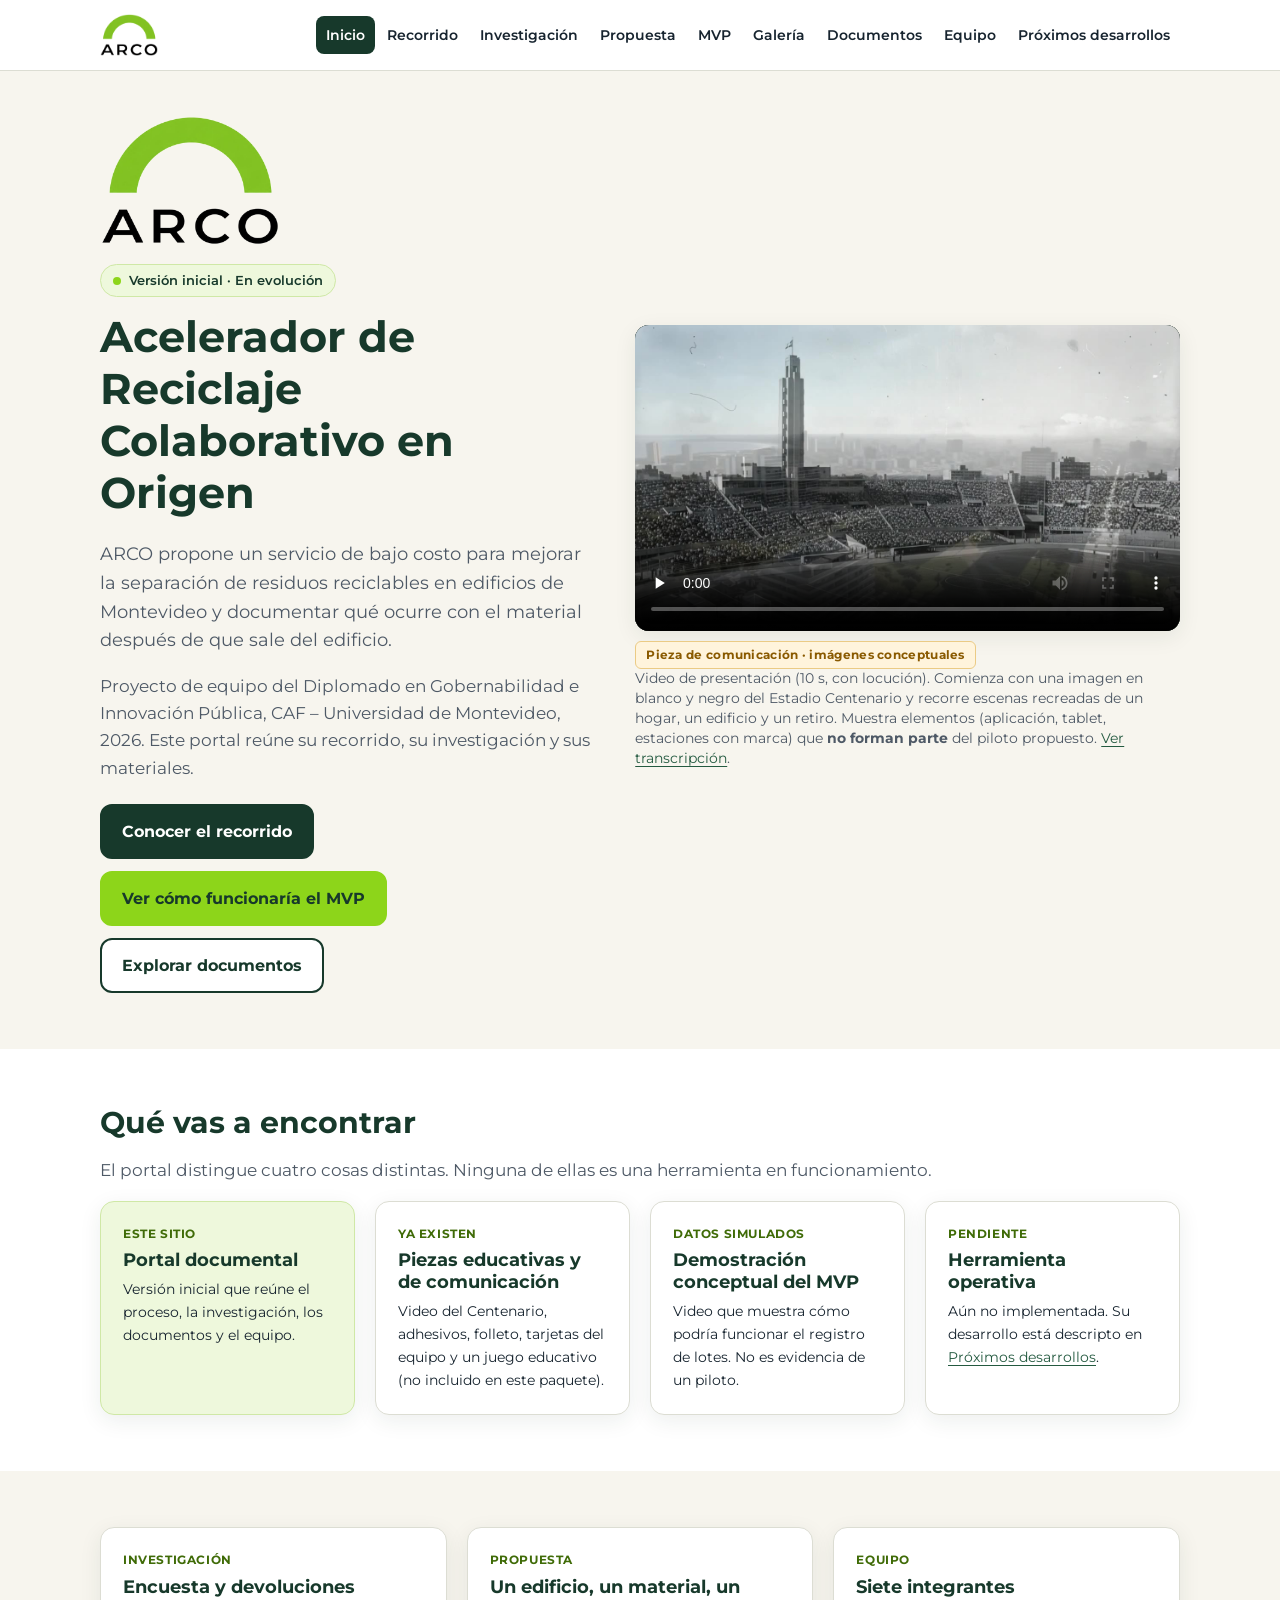
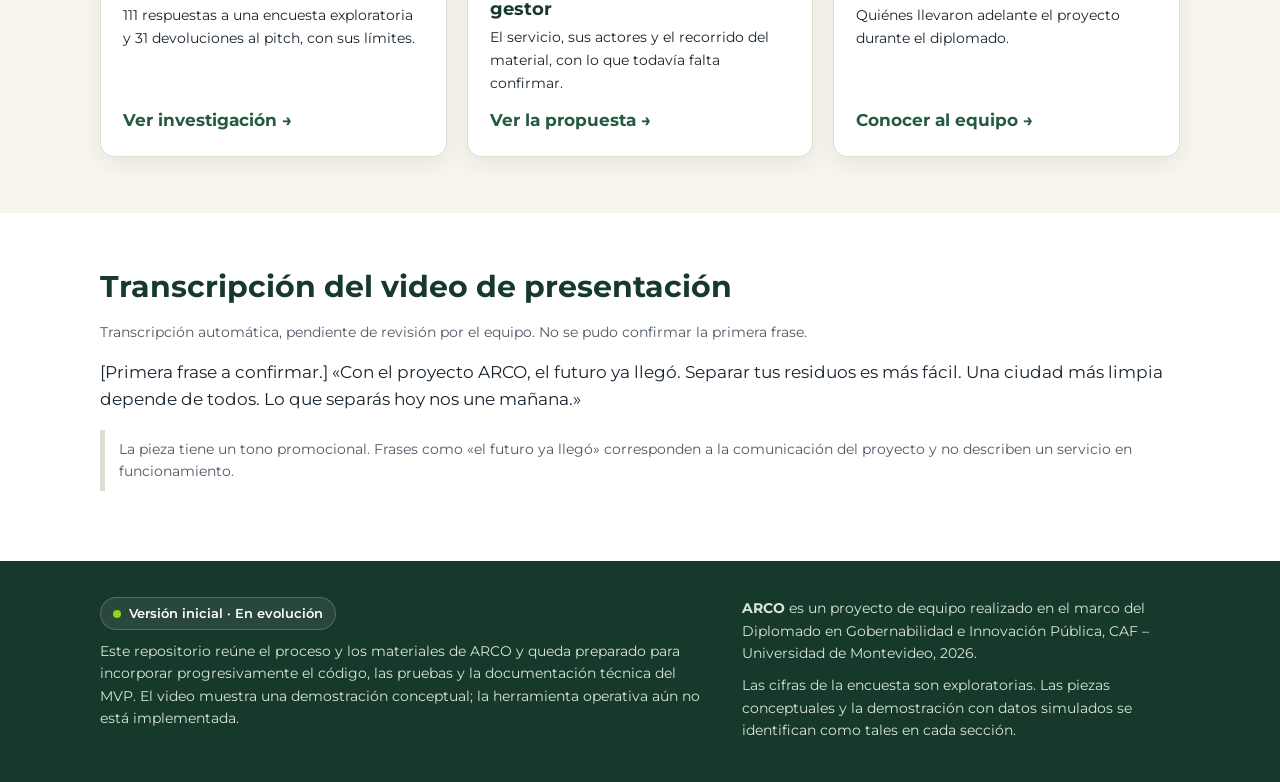
<file: index.html>
<!doctype html>
<html lang="es">
<head>
<meta charset="utf-8">
<meta name="viewport" content="width=device-width, initial-scale=1">
<title>Inicio · ARCO</title>
<meta name="description" content="Portal documental de ARCO, Acelerador de Reciclaje Colaborativo en Origen. Versión inicial en evolución.">
<link rel="icon" href="assets/img/favicon.png" type="image/png">
<link rel="preload" href="assets/fonts/montserrat-700.woff2" as="font" type="font/woff2" crossorigin>
<link rel="stylesheet" href="assets/css/estilos.css">
</head>
<body>
<a class="saltar" href="#contenido">Saltar al contenido</a>
<header class="cabecera">
  <div class="contenedor">
    <a class="marca" href="index.html"><img src="assets/img/logo-arco.png" alt="ARCO" width="58" height="42"><span>Acelerador de Reciclaje Colaborativo en Origen</span></a>
    <button class="menu-btn" type="button" aria-expanded="false" aria-controls="menu-principal">Menú</button>
    <nav class="nav" id="menu-principal" aria-label="Secciones del portal"><ul><li><a href="index.html" aria-current="page">Inicio</a></li><li><a href="recorrido.html">Recorrido</a></li><li><a href="investigacion.html">Investigación</a></li><li><a href="propuesta.html">Propuesta</a></li><li><a href="mvp.html">MVP</a></li><li><a href="galeria.html">Galería</a></li><li><a href="documentos.html">Documentos</a></li><li><a href="equipo.html">Equipo</a></li><li><a href="desarrollo.html">Próximos desarrollos</a></li></ul></nav>
  </div>
</header>
<main id="contenido">

<section class="contenedor hero">
  <div>
    <img class="logo-grande" src="assets/img/logo-arco.png" alt="Logo de ARCO" width="600" height="438">
    <span class="estado">Versión inicial · En evolución</span>
    <h1 style="margin-top:14px">Acelerador de Reciclaje Colaborativo en Origen</h1>
    <p class="lead">ARCO propone un servicio de bajo costo para mejorar la separación de residuos reciclables en edificios de Montevideo y documentar qué ocurre con el material después de que sale del edificio.</p>
    <p class="muted">Proyecto de equipo del Diplomado en Gobernabilidad e Innovación Pública, CAF – Universidad de Montevideo, 2026. Este portal reúne su recorrido, su investigación y sus materiales.</p>
    <div class="botones">
      <a class="btn primario" href="recorrido.html">Conocer el recorrido</a>
      <a class="btn lima" href="mvp.html">Ver cómo funcionaría el MVP</a>
      <a class="btn secundario" href="documentos.html">Explorar documentos</a>
    </div>
  </div>
  <div>
    <div class="video-marco">
      <video controls preload="none" playsinline poster="assets/video/arco-centenario-poster.jpg" aria-describedby="pie-centenario">
        <source src="assets/video/arco-centenario.mp4" type="video/mp4">
        Tu navegador no puede reproducir este video. <a href="assets/video/arco-centenario.mp4">Descargar el video (MP4)</a>.
      </video>
    </div>
    <p class="pie" id="pie-centenario"><span class="etiqueta concepto">Pieza de comunicación · imágenes conceptuales</span><br>
    Video de presentación (10 s, con locución). Comienza con una imagen en blanco y negro del Estadio Centenario y recorre escenas recreadas de un hogar, un edificio y un retiro. Muestra elementos (aplicación, tablet, estaciones con marca) que <strong>no forman parte</strong> del piloto propuesto. <a href="#transcripcion">Ver transcripción</a>.</p>
  </div>
</section>

<section class="seccion blanca">
  <div class="contenedor">
    <h2>Qué vas a encontrar</h2>
    <p class="muted">El portal distingue cuatro cosas distintas. Ninguna de ellas es una herramienta en funcionamiento.</p>
    <div class="grilla g4">
      <div class="tarjeta lima"><span class="kicker">Este sitio</span><h3>Portal documental</h3><p class="small">Versión inicial que reúne el proceso, la investigación, los documentos y el equipo.</p></div>
      <div class="tarjeta"><span class="kicker">Ya existen</span><h3>Piezas educativas y de comunicación</h3><p class="small">Video del Centenario, adhesivos, folleto, tarjetas del equipo y un juego educativo (no incluido en este paquete).</p></div>
      <div class="tarjeta"><span class="kicker">Datos simulados</span><h3>Demostración conceptual del MVP</h3><p class="small">Video que muestra cómo podría funcionar el registro de lotes. No es evidencia de un piloto.</p></div>
      <div class="tarjeta"><span class="kicker">Pendiente</span><h3>Herramienta operativa</h3><p class="small">Aún no implementada. Su desarrollo está descripto en <a href="desarrollo.html">Próximos desarrollos</a>.</p></div>
    </div>
  </div>
</section>

<section class="seccion">
  <div class="contenedor grilla g3">
    <a class="tarjeta acceso" href="investigacion.html"><div><span class="kicker">Investigación</span><h3>Encuesta y devoluciones</h3><p class="small">111 respuestas a una encuesta exploratoria y 31 devoluciones al pitch, con sus límites.</p></div><span class="ir">Ver investigación →</span></a>
    <a class="tarjeta acceso" href="propuesta.html"><div><span class="kicker">Propuesta</span><h3>Un edificio, un material, un gestor</h3><p class="small">El servicio, sus actores y el recorrido del material, con lo que todavía falta confirmar.</p></div><span class="ir">Ver la propuesta →</span></a>
    <a class="tarjeta acceso" href="equipo.html"><div><span class="kicker">Equipo</span><h3>Siete integrantes</h3><p class="small">Quiénes llevaron adelante el proyecto durante el diplomado.</p></div><span class="ir">Conocer al equipo →</span></a>
  </div>
</section>

<section class="seccion blanca" id="transcripcion">
  <div class="contenedor">
    <h2>Transcripción del video de presentación</h2>
    <p class="small muted">Transcripción automática, pendiente de revisión por el equipo. No se pudo confirmar la primera frase.</p>
    <p>[Primera frase a confirmar.] «Con el proyecto ARCO, el futuro ya llegó. Separar tus residuos es más fácil. Una ciudad más limpia depende de todos. Lo que separás hoy nos une mañana.»</p>
    <p class="aviso discreto">La pieza tiene un tono promocional. Frases como «el futuro ya llegó» corresponden a la comunicación del proyecto y no describen un servicio en funcionamiento.</p>
  </div>
</section>

</main>
<footer class="pie-sitio">
  <div class="contenedor fila">
    <div>
      <p><span class="estado">Versión inicial · En evolución</span></p>
      <p>Este repositorio reúne el proceso y los materiales de ARCO y queda preparado para incorporar progresivamente el código, las pruebas y la documentación técnica del MVP. El video muestra una demostración conceptual; la herramienta operativa aún no está implementada.</p>
    </div>
    <div>
      <p><strong>ARCO</strong> es un proyecto de equipo realizado en el marco del Diplomado en Gobernabilidad e Innovación Pública, CAF – Universidad de Montevideo, 2026.</p>
      <p>Las cifras de la encuesta son exploratorias. Las piezas conceptuales y la demostración con datos simulados se identifican como tales en cada sección.</p>
    </div>
  </div>
</footer>
<script src="assets/js/sitio.js"></script>
</body>
</html>
</file>
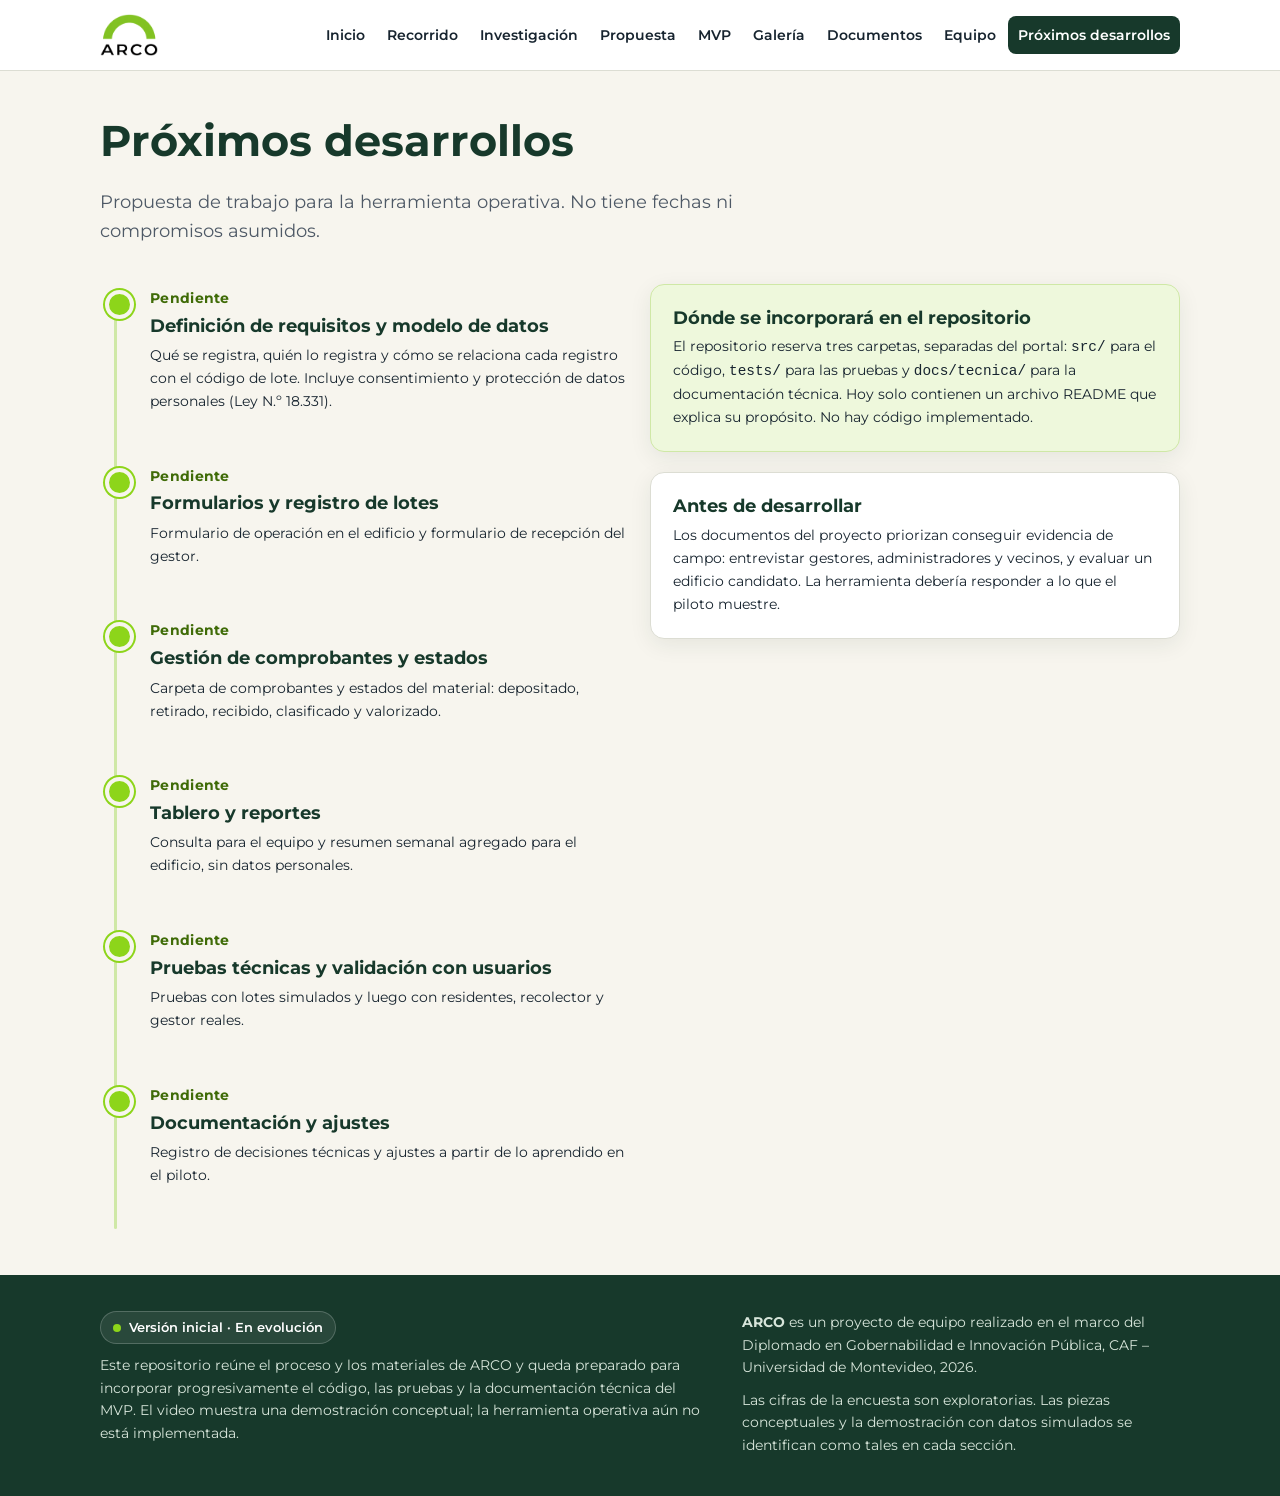
<file: desarrollo.html>
<!doctype html>
<html lang="es">
<head>
<meta charset="utf-8">
<meta name="viewport" content="width=device-width, initial-scale=1">
<title>Próximos desarrollos · ARCO</title>
<meta name="description" content="Desarrollo pendiente de la herramienta operativa de ARCO.">
<link rel="icon" href="assets/img/favicon.png" type="image/png">
<link rel="preload" href="assets/fonts/montserrat-700.woff2" as="font" type="font/woff2" crossorigin>
<link rel="stylesheet" href="assets/css/estilos.css">
</head>
<body>
<a class="saltar" href="#contenido">Saltar al contenido</a>
<header class="cabecera">
  <div class="contenedor">
    <a class="marca" href="index.html"><img src="assets/img/logo-arco.png" alt="ARCO" width="58" height="42"><span>Acelerador de Reciclaje Colaborativo en Origen</span></a>
    <button class="menu-btn" type="button" aria-expanded="false" aria-controls="menu-principal">Menú</button>
    <nav class="nav" id="menu-principal" aria-label="Secciones del portal"><ul><li><a href="index.html">Inicio</a></li><li><a href="recorrido.html">Recorrido</a></li><li><a href="investigacion.html">Investigación</a></li><li><a href="propuesta.html">Propuesta</a></li><li><a href="mvp.html">MVP</a></li><li><a href="galeria.html">Galería</a></li><li><a href="documentos.html">Documentos</a></li><li><a href="equipo.html">Equipo</a></li><li><a href="desarrollo.html" aria-current="page">Próximos desarrollos</a></li></ul></nav>
  </div>
</header>
<main id="contenido">
<section class="contenedor cabeza-pagina"><h1>Próximos desarrollos</h1><p class="lead">Propuesta de trabajo para la herramienta operativa. No tiene fechas ni compromisos asumidos.</p></section>
<section class="contenedor" style="padding-bottom:40px"><div class="grilla g2" style="align-items:start">
<ol class="tiempo"><li class="hito"><span class="fecha">Pendiente</span><h3>Definición de requisitos y modelo de datos</h3><p class="small">Qué se registra, quién lo registra y cómo se relaciona cada registro con el código de lote. Incluye consentimiento y protección de datos personales (Ley N.º 18.331).</p></li><li class="hito"><span class="fecha">Pendiente</span><h3>Formularios y registro de lotes</h3><p class="small">Formulario de operación en el edificio y formulario de recepción del gestor.</p></li><li class="hito"><span class="fecha">Pendiente</span><h3>Gestión de comprobantes y estados</h3><p class="small">Carpeta de comprobantes y estados del material: depositado, retirado, recibido, clasificado y valorizado.</p></li><li class="hito"><span class="fecha">Pendiente</span><h3>Tablero y reportes</h3><p class="small">Consulta para el equipo y resumen semanal agregado para el edificio, sin datos personales.</p></li><li class="hito"><span class="fecha">Pendiente</span><h3>Pruebas técnicas y validación con usuarios</h3><p class="small">Pruebas con lotes simulados y luego con residentes, recolector y gestor reales.</p></li><li class="hito"><span class="fecha">Pendiente</span><h3>Documentación y ajustes</h3><p class="small">Registro de decisiones técnicas y ajustes a partir de lo aprendido en el piloto.</p></li></ol>
<div>
<div class="tarjeta lima"><h3>Dónde se incorporará en el repositorio</h3><p class="small">El repositorio reserva tres carpetas, separadas del portal: <code>src/</code> para el código, <code>tests/</code> para las pruebas y <code>docs/tecnica/</code> para la documentación técnica. Hoy solo contienen un archivo README que explica su propósito. No hay código implementado.</p></div>
<div class="tarjeta" style="margin-top:20px"><h3>Antes de desarrollar</h3><p class="small">Los documentos del proyecto priorizan conseguir evidencia de campo: entrevistar gestores, administradores y vecinos, y evaluar un edificio candidato. La herramienta debería responder a lo que el piloto muestre.</p></div>
</div></div></section>
</main>
<footer class="pie-sitio">
  <div class="contenedor fila">
    <div>
      <p><span class="estado">Versión inicial · En evolución</span></p>
      <p>Este repositorio reúne el proceso y los materiales de ARCO y queda preparado para incorporar progresivamente el código, las pruebas y la documentación técnica del MVP. El video muestra una demostración conceptual; la herramienta operativa aún no está implementada.</p>
    </div>
    <div>
      <p><strong>ARCO</strong> es un proyecto de equipo realizado en el marco del Diplomado en Gobernabilidad e Innovación Pública, CAF – Universidad de Montevideo, 2026.</p>
      <p>Las cifras de la encuesta son exploratorias. Las piezas conceptuales y la demostración con datos simulados se identifican como tales en cada sección.</p>
    </div>
  </div>
</footer>
<script src="assets/js/sitio.js"></script>
</body>
</html>
</file>
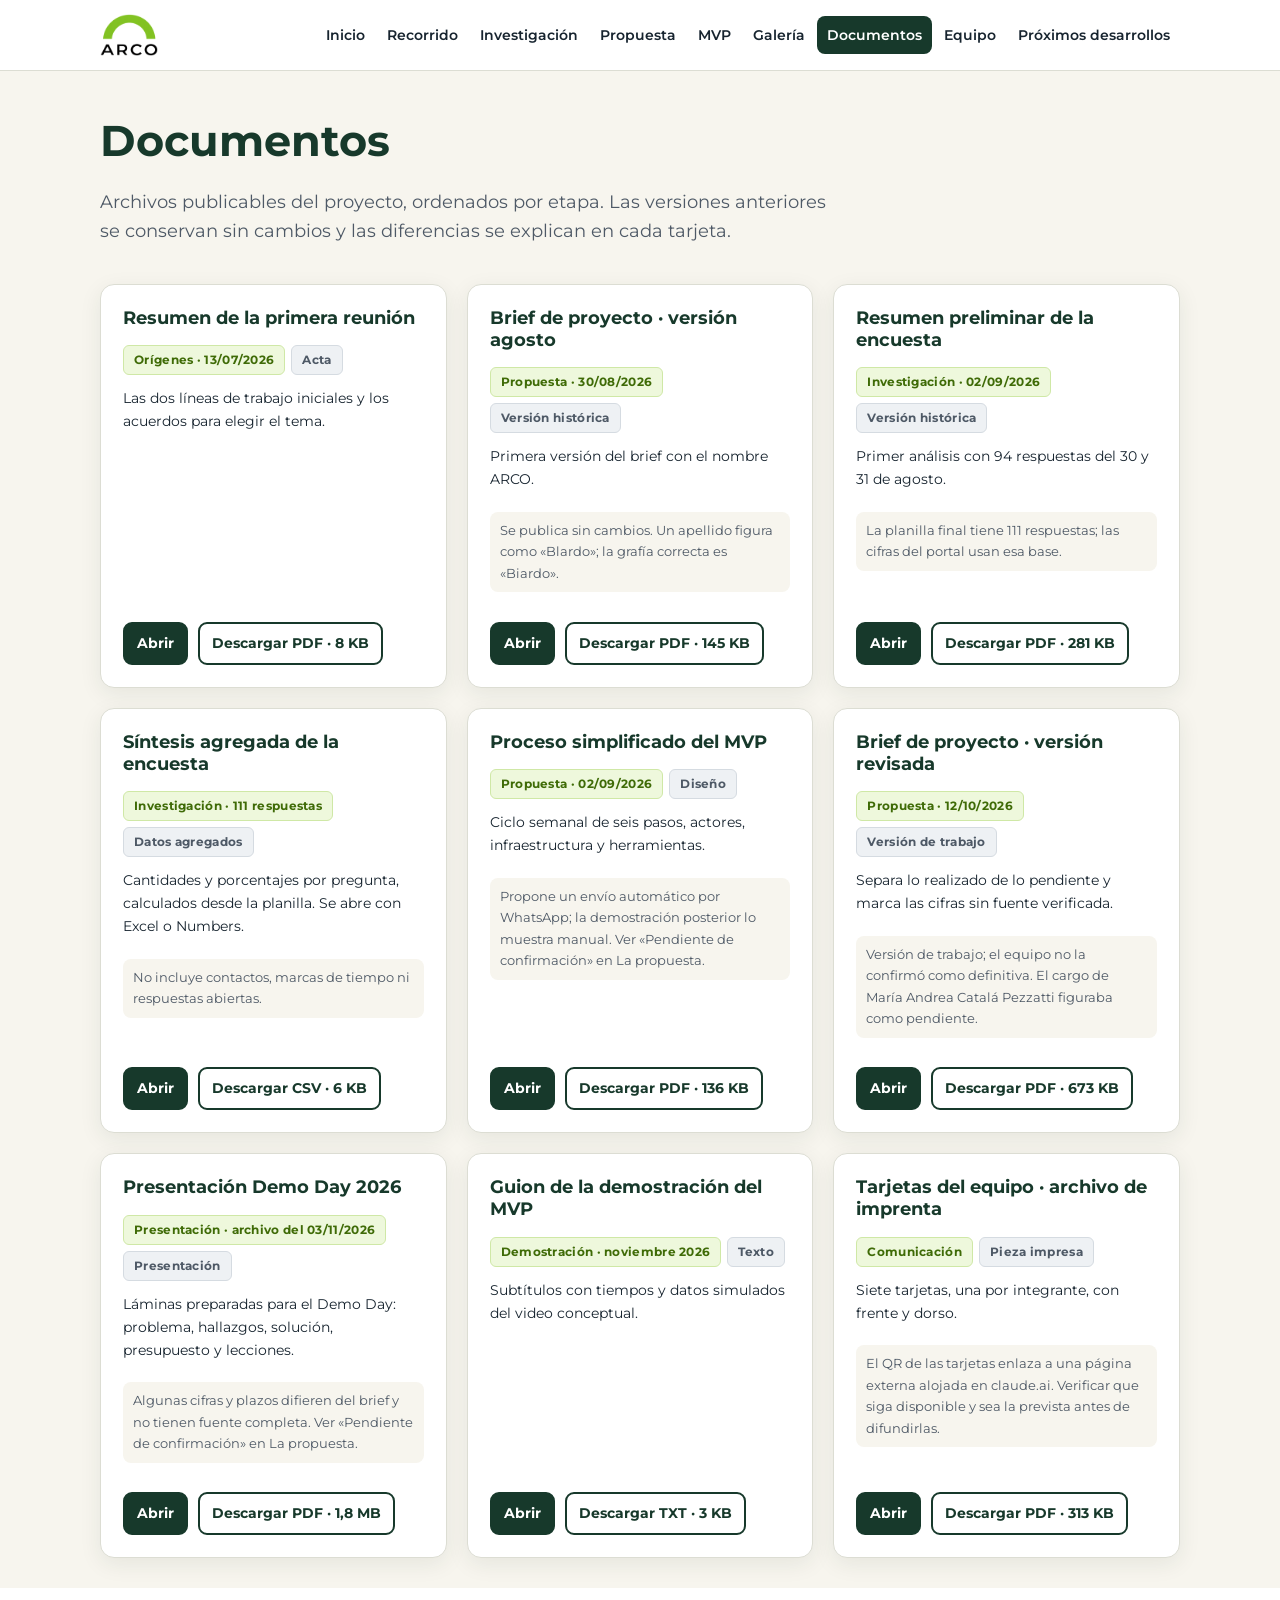
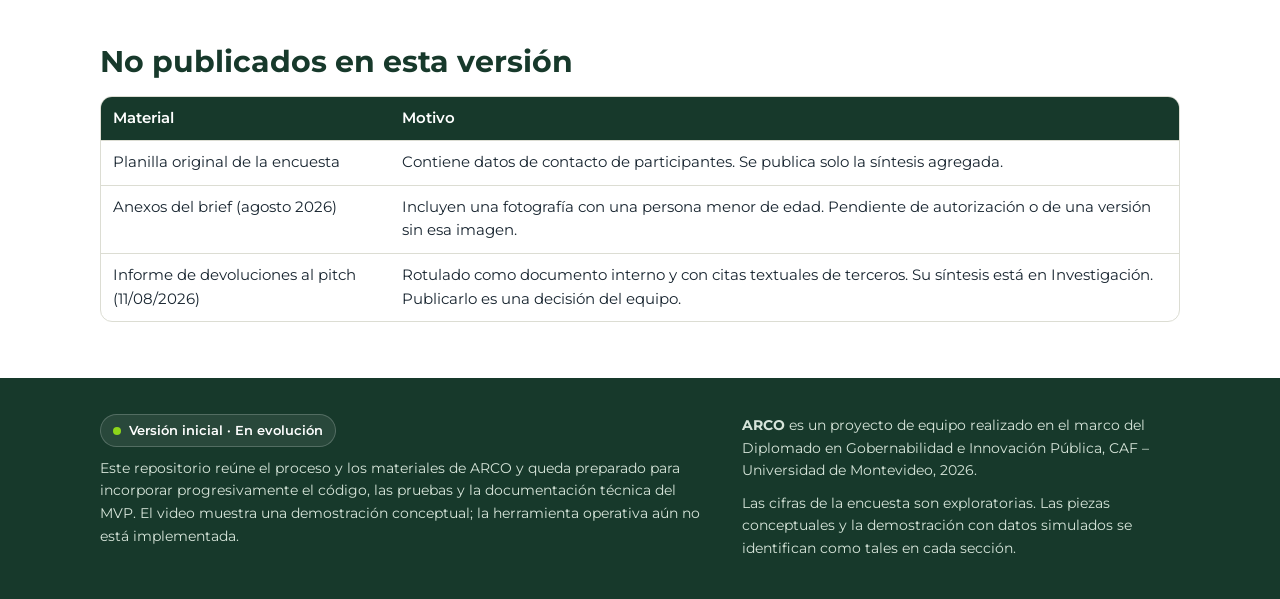
<file: documentos.html>
<!doctype html>
<html lang="es">
<head>
<meta charset="utf-8">
<meta name="viewport" content="width=device-width, initial-scale=1">
<title>Documentos · ARCO</title>
<meta name="description" content="Documentos publicables del proyecto ARCO.">
<link rel="icon" href="assets/img/favicon.png" type="image/png">
<link rel="preload" href="assets/fonts/montserrat-700.woff2" as="font" type="font/woff2" crossorigin>
<link rel="stylesheet" href="assets/css/estilos.css">
</head>
<body>
<a class="saltar" href="#contenido">Saltar al contenido</a>
<header class="cabecera">
  <div class="contenedor">
    <a class="marca" href="index.html"><img src="assets/img/logo-arco.png" alt="ARCO" width="58" height="42"><span>Acelerador de Reciclaje Colaborativo en Origen</span></a>
    <button class="menu-btn" type="button" aria-expanded="false" aria-controls="menu-principal">Menú</button>
    <nav class="nav" id="menu-principal" aria-label="Secciones del portal"><ul><li><a href="index.html">Inicio</a></li><li><a href="recorrido.html">Recorrido</a></li><li><a href="investigacion.html">Investigación</a></li><li><a href="propuesta.html">Propuesta</a></li><li><a href="mvp.html">MVP</a></li><li><a href="galeria.html">Galería</a></li><li><a href="documentos.html" aria-current="page">Documentos</a></li><li><a href="equipo.html">Equipo</a></li><li><a href="desarrollo.html">Próximos desarrollos</a></li></ul></nav>
  </div>
</header>
<main id="contenido">
<section class="contenedor cabeza-pagina"><h1>Documentos</h1><p class="lead">Archivos publicables del proyecto, ordenados por etapa. Las versiones anteriores se conservan sin cambios y las diferencias se explican en cada tarjeta.</p></section><section class="contenedor" style="padding-bottom:30px"><div class="grilla g3"><article class="tarjeta doc"><h3>Resumen de la primera reunión</h3><div class="meta"><span class="etiqueta real">Orígenes · 13/07/2026</span><span class="etiqueta pendiente">Acta</span></div><p class="small">Las dos líneas de trabajo iniciales y los acuerdos para elegir el tema.</p><div class="acciones"><a class="prim" href="documentos/2026-07-13_primera-reunion-resumen.pdf">Abrir</a><a href="documentos/2026-07-13_primera-reunion-resumen.pdf" download>Descargar PDF · 8 KB</a></div></article><article class="tarjeta doc"><h3>Brief de proyecto · versión agosto</h3><div class="meta"><span class="etiqueta real">Propuesta · 30/08/2026</span><span class="etiqueta pendiente">Versión histórica</span></div><p class="small">Primera versión del brief con el nombre ARCO.</p><p class="nota">Se publica sin cambios. Un apellido figura como «Blardo»; la grafía correcta es «Biardo».</p><div class="acciones"><a class="prim" href="documentos/2026-08-30_brief-arco-version-agosto.pdf">Abrir</a><a href="documentos/2026-08-30_brief-arco-version-agosto.pdf" download>Descargar PDF · 145 KB</a></div></article><article class="tarjeta doc"><h3>Resumen preliminar de la encuesta</h3><div class="meta"><span class="etiqueta real">Investigación · 02/09/2026</span><span class="etiqueta pendiente">Versión histórica</span></div><p class="small">Primer análisis con 94 respuestas del 30 y 31 de agosto.</p><p class="nota">La planilla final tiene 111 respuestas; las cifras del portal usan esa base.</p><div class="acciones"><a class="prim" href="documentos/2026-09-02_resumen-encuesta-preliminar.pdf">Abrir</a><a href="documentos/2026-09-02_resumen-encuesta-preliminar.pdf" download>Descargar PDF · 281 KB</a></div></article><article class="tarjeta doc"><h3>Síntesis agregada de la encuesta</h3><div class="meta"><span class="etiqueta real">Investigación · 111 respuestas</span><span class="etiqueta pendiente">Datos agregados</span></div><p class="small">Cantidades y porcentajes por pregunta, calculados desde la planilla. Se abre con Excel o Numbers.</p><p class="nota">No incluye contactos, marcas de tiempo ni respuestas abiertas.</p><div class="acciones"><a class="prim" href="documentos/encuesta-sintesis-agregada.csv">Abrir</a><a href="documentos/encuesta-sintesis-agregada.csv" download>Descargar CSV · 6 KB</a></div></article><article class="tarjeta doc"><h3>Proceso simplificado del MVP</h3><div class="meta"><span class="etiqueta real">Propuesta · 02/09/2026</span><span class="etiqueta pendiente">Diseño</span></div><p class="small">Ciclo semanal de seis pasos, actores, infraestructura y herramientas.</p><p class="nota">Propone un envío automático por WhatsApp; la demostración posterior lo muestra manual. Ver «Pendiente de confirmación» en La propuesta.</p><div class="acciones"><a class="prim" href="documentos/2026-09-02_proceso-simplificado-mvp.pdf">Abrir</a><a href="documentos/2026-09-02_proceso-simplificado-mvp.pdf" download>Descargar PDF · 136 KB</a></div></article><article class="tarjeta doc"><h3>Brief de proyecto · versión revisada</h3><div class="meta"><span class="etiqueta real">Propuesta · 12/10/2026</span><span class="etiqueta pendiente">Versión de trabajo</span></div><p class="small">Separa lo realizado de lo pendiente y marca las cifras sin fuente verificada.</p><p class="nota">Versión de trabajo; el equipo no la confirmó como definitiva. El cargo de María Andrea Catalá Pezzatti figuraba como pendiente.</p><div class="acciones"><a class="prim" href="documentos/2026-10-12_brief-arco-version-revisada.pdf">Abrir</a><a href="documentos/2026-10-12_brief-arco-version-revisada.pdf" download>Descargar PDF · 673 KB</a></div></article><article class="tarjeta doc"><h3>Presentación Demo Day 2026</h3><div class="meta"><span class="etiqueta real">Presentación · archivo del 03/11/2026</span><span class="etiqueta pendiente">Presentación</span></div><p class="small">Láminas preparadas para el Demo Day: problema, hallazgos, solución, presupuesto y lecciones.</p><p class="nota">Algunas cifras y plazos difieren del brief y no tienen fuente completa. Ver «Pendiente de confirmación» en La propuesta.</p><div class="acciones"><a class="prim" href="documentos/2026-11-03_presentacion-demo-day.pdf">Abrir</a><a href="documentos/2026-11-03_presentacion-demo-day.pdf" download>Descargar PDF · 1,8 MB</a></div></article><article class="tarjeta doc"><h3>Guion de la demostración del MVP</h3><div class="meta"><span class="etiqueta real">Demostración · noviembre 2026</span><span class="etiqueta pendiente">Texto</span></div><p class="small">Subtítulos con tiempos y datos simulados del video conceptual.</p><div class="acciones"><a class="prim" href="documentos/2026-11-03_guion-demo-mvp.txt">Abrir</a><a href="documentos/2026-11-03_guion-demo-mvp.txt" download>Descargar TXT · 3 KB</a></div></article><article class="tarjeta doc"><h3>Tarjetas del equipo · archivo de imprenta</h3><div class="meta"><span class="etiqueta real">Comunicación</span><span class="etiqueta pendiente">Pieza impresa</span></div><p class="small">Siete tarjetas, una por integrante, con frente y dorso.</p><p class="nota">El QR de las tarjetas enlaza a una página externa alojada en claude.ai. Verificar que siga disponible y sea la prevista antes de difundirlas.</p><div class="acciones"><a class="prim" href="documentos/tarjetas-equipo-imprenta.pdf">Abrir</a><a href="documentos/tarjetas-equipo-imprenta.pdf" download>Descargar PDF · 313 KB</a></div></article></div></section><section class="seccion blanca"><div class="contenedor"><h2>No publicados en esta versión</h2><div class="tabla-wrap"><table class="datos"><thead><tr><th>Material</th><th>Motivo</th></tr></thead><tbody>
  <tr><td>Planilla original de la encuesta</td><td>Contiene datos de contacto de participantes. Se publica solo la síntesis agregada.</td></tr>
  <tr><td>Anexos del brief (agosto 2026)</td><td>Incluyen una fotografía con una persona menor de edad. Pendiente de autorización o de una versión sin esa imagen.</td></tr>
  <tr><td>Informe de devoluciones al pitch (11/08/2026)</td><td>Rotulado como documento interno y con citas textuales de terceros. Su síntesis está en Investigación. Publicarlo es una decisión del equipo.</td></tr>
  </tbody></table></div></div></section>
</main>
<footer class="pie-sitio">
  <div class="contenedor fila">
    <div>
      <p><span class="estado">Versión inicial · En evolución</span></p>
      <p>Este repositorio reúne el proceso y los materiales de ARCO y queda preparado para incorporar progresivamente el código, las pruebas y la documentación técnica del MVP. El video muestra una demostración conceptual; la herramienta operativa aún no está implementada.</p>
    </div>
    <div>
      <p><strong>ARCO</strong> es un proyecto de equipo realizado en el marco del Diplomado en Gobernabilidad e Innovación Pública, CAF – Universidad de Montevideo, 2026.</p>
      <p>Las cifras de la encuesta son exploratorias. Las piezas conceptuales y la demostración con datos simulados se identifican como tales en cada sección.</p>
    </div>
  </div>
</footer>
<script src="assets/js/sitio.js"></script>
</body>
</html>
</file>
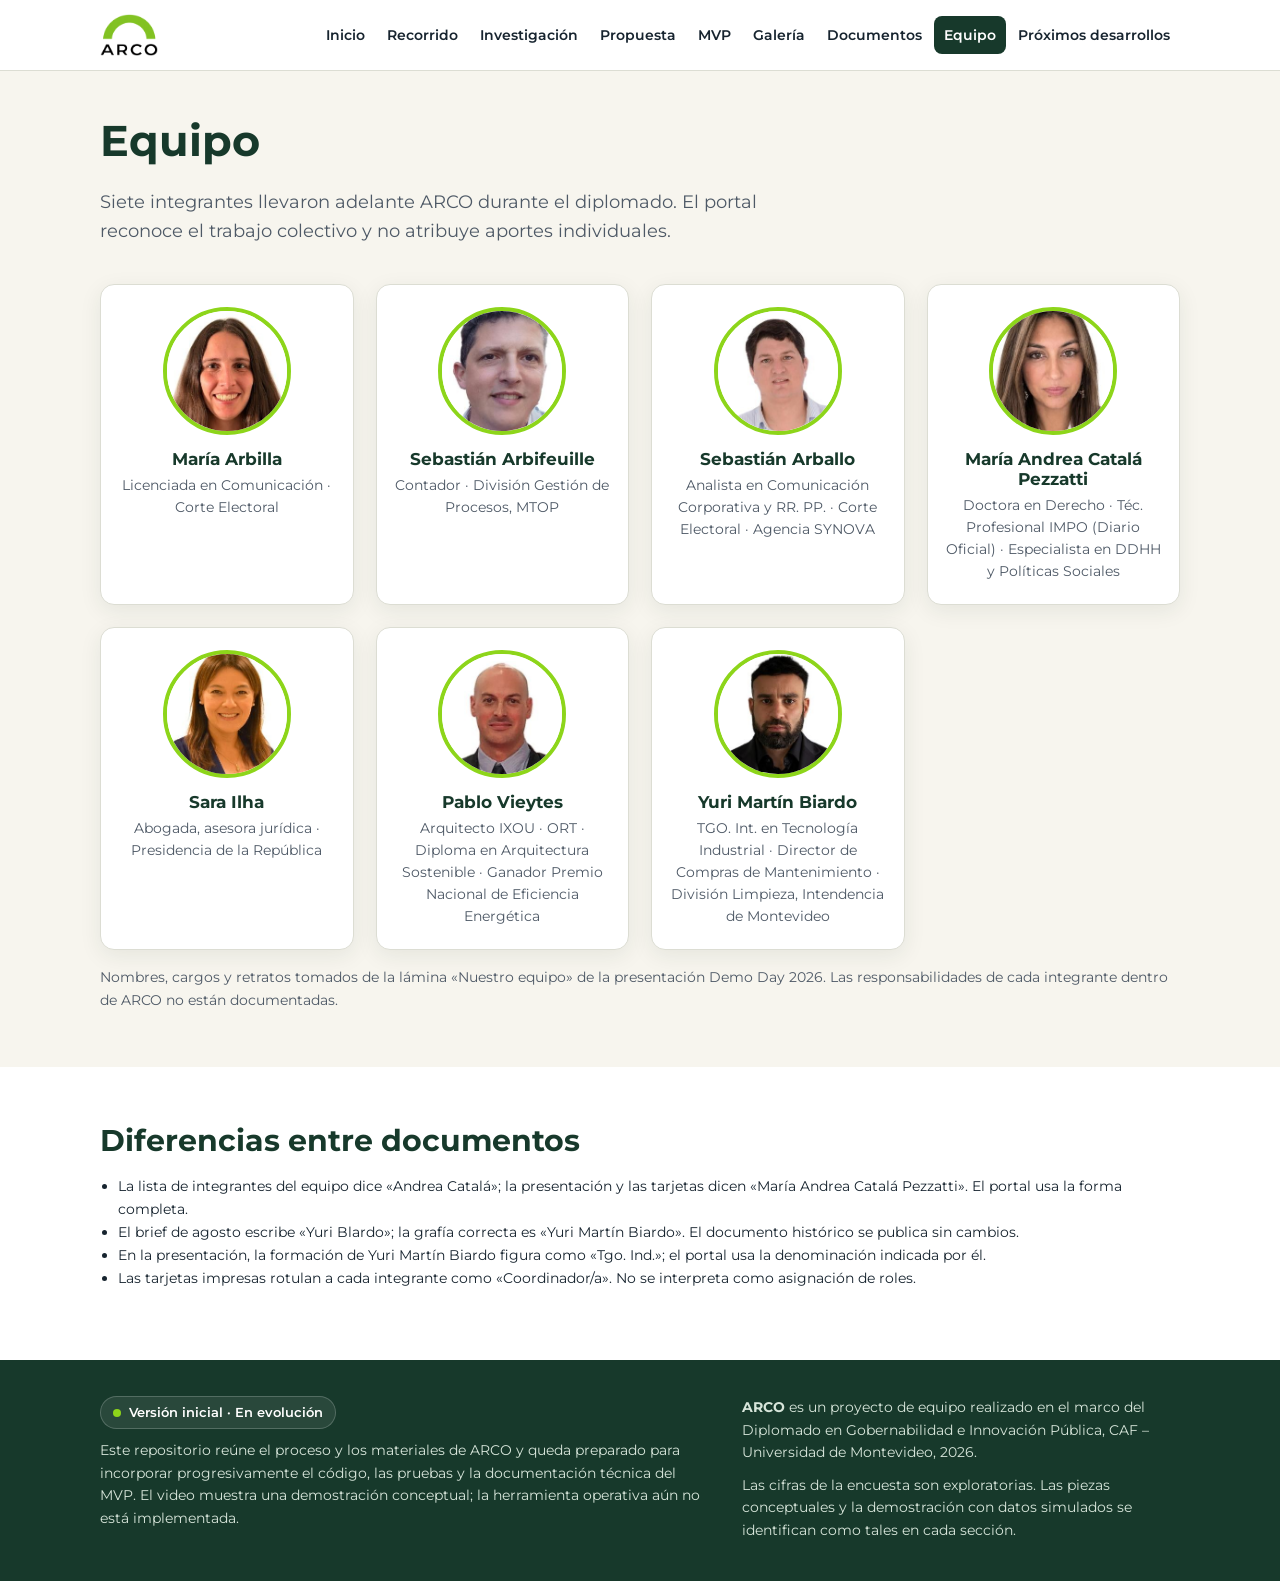
<file: equipo.html>
<!doctype html>
<html lang="es">
<head>
<meta charset="utf-8">
<meta name="viewport" content="width=device-width, initial-scale=1">
<title>Equipo · ARCO</title>
<meta name="description" content="Integrantes del proyecto ARCO.">
<link rel="icon" href="assets/img/favicon.png" type="image/png">
<link rel="preload" href="assets/fonts/montserrat-700.woff2" as="font" type="font/woff2" crossorigin>
<link rel="stylesheet" href="assets/css/estilos.css">
</head>
<body>
<a class="saltar" href="#contenido">Saltar al contenido</a>
<header class="cabecera">
  <div class="contenedor">
    <a class="marca" href="index.html"><img src="assets/img/logo-arco.png" alt="ARCO" width="58" height="42"><span>Acelerador de Reciclaje Colaborativo en Origen</span></a>
    <button class="menu-btn" type="button" aria-expanded="false" aria-controls="menu-principal">Menú</button>
    <nav class="nav" id="menu-principal" aria-label="Secciones del portal"><ul><li><a href="index.html">Inicio</a></li><li><a href="recorrido.html">Recorrido</a></li><li><a href="investigacion.html">Investigación</a></li><li><a href="propuesta.html">Propuesta</a></li><li><a href="mvp.html">MVP</a></li><li><a href="galeria.html">Galería</a></li><li><a href="documentos.html">Documentos</a></li><li><a href="equipo.html" aria-current="page">Equipo</a></li><li><a href="desarrollo.html">Próximos desarrollos</a></li></ul></nav>
  </div>
</header>
<main id="contenido">
<section class="contenedor cabeza-pagina"><h1>Equipo</h1><p class="lead">Siete integrantes llevaron adelante ARCO durante el diplomado. El portal reconoce el trabajo colectivo y no atribuye aportes individuales.</p></section>
<section class="contenedor" style="padding-bottom:40px"><div class="equipo"><article class="persona"><img src="assets/img/equipo/maria-arbilla.jpg" alt="Retrato de María Arbilla" width="259" height="259" loading="lazy"><h3>María Arbilla</h3><p>Licenciada en Comunicación · Corte Electoral</p></article><article class="persona"><img src="assets/img/equipo/sebastian-arbifeuille.jpg" alt="Retrato de Sebastián Arbifeuille" width="259" height="259" loading="lazy"><h3>Sebastián Arbifeuille</h3><p>Contador · División Gestión de Procesos, MTOP</p></article><article class="persona"><img src="assets/img/equipo/sebastian-arballo.jpg" alt="Retrato de Sebastián Arballo" width="259" height="259" loading="lazy"><h3>Sebastián Arballo</h3><p>Analista en Comunicación Corporativa y RR. PP. · Corte Electoral · Agencia SYNOVA</p></article><article class="persona"><img src="assets/img/equipo/andrea-catala.jpg" alt="Retrato de María Andrea Catalá Pezzatti" width="259" height="259" loading="lazy"><h3>María Andrea Catalá Pezzatti</h3><p>Doctora en Derecho · Téc. Profesional IMPO (Diario Oficial) · Especialista en DDHH y Políticas Sociales</p></article><article class="persona"><img src="assets/img/equipo/sara-ilha.jpg" alt="Retrato de Sara Ilha" width="259" height="259" loading="lazy"><h3>Sara Ilha</h3><p>Abogada, asesora jurídica · Presidencia de la República</p></article><article class="persona"><img src="assets/img/equipo/pablo-vieytes.jpg" alt="Retrato de Pablo Vieytes" width="259" height="259" loading="lazy"><h3>Pablo Vieytes</h3><p>Arquitecto IXOU · ORT · Diploma en Arquitectura Sostenible · Ganador Premio Nacional de Eficiencia Energética</p></article><article class="persona"><img src="assets/img/equipo/yuri-martin-biardo.jpg" alt="Retrato de Yuri Martín Biardo" width="259" height="259" loading="lazy"><h3>Yuri Martín Biardo</h3><p>TGO. Int. en Tecnología Industrial · Director de Compras de Mantenimiento · División Limpieza, Intendencia de Montevideo</p></article></div>
<p class="small muted" style="margin-top:16px">Nombres, cargos y retratos tomados de la lámina «Nuestro equipo» de la presentación Demo Day 2026. Las responsabilidades de cada integrante dentro de ARCO no están documentadas.</p></section>
<section class="seccion blanca"><div class="contenedor"><h2>Diferencias entre documentos</h2><ul class="small" style="padding-left:18px">
<li>La lista de integrantes del equipo dice «Andrea Catalá»; la presentación y las tarjetas dicen «María Andrea Catalá Pezzatti». El portal usa la forma completa.</li>
<li>El brief de agosto escribe «Yuri Blardo»; la grafía correcta es «Yuri Martín Biardo». El documento histórico se publica sin cambios.</li>
<li>En la presentación, la formación de Yuri Martín Biardo figura como «Tgo. Ind.»; el portal usa la denominación indicada por él.</li>
<li>Las tarjetas impresas rotulan a cada integrante como «Coordinador/a». No se interpreta como asignación de roles.</li>
</ul></div></section>
</main>
<footer class="pie-sitio">
  <div class="contenedor fila">
    <div>
      <p><span class="estado">Versión inicial · En evolución</span></p>
      <p>Este repositorio reúne el proceso y los materiales de ARCO y queda preparado para incorporar progresivamente el código, las pruebas y la documentación técnica del MVP. El video muestra una demostración conceptual; la herramienta operativa aún no está implementada.</p>
    </div>
    <div>
      <p><strong>ARCO</strong> es un proyecto de equipo realizado en el marco del Diplomado en Gobernabilidad e Innovación Pública, CAF – Universidad de Montevideo, 2026.</p>
      <p>Las cifras de la encuesta son exploratorias. Las piezas conceptuales y la demostración con datos simulados se identifican como tales en cada sección.</p>
    </div>
  </div>
</footer>
<script src="assets/js/sitio.js"></script>
</body>
</html>
</file>
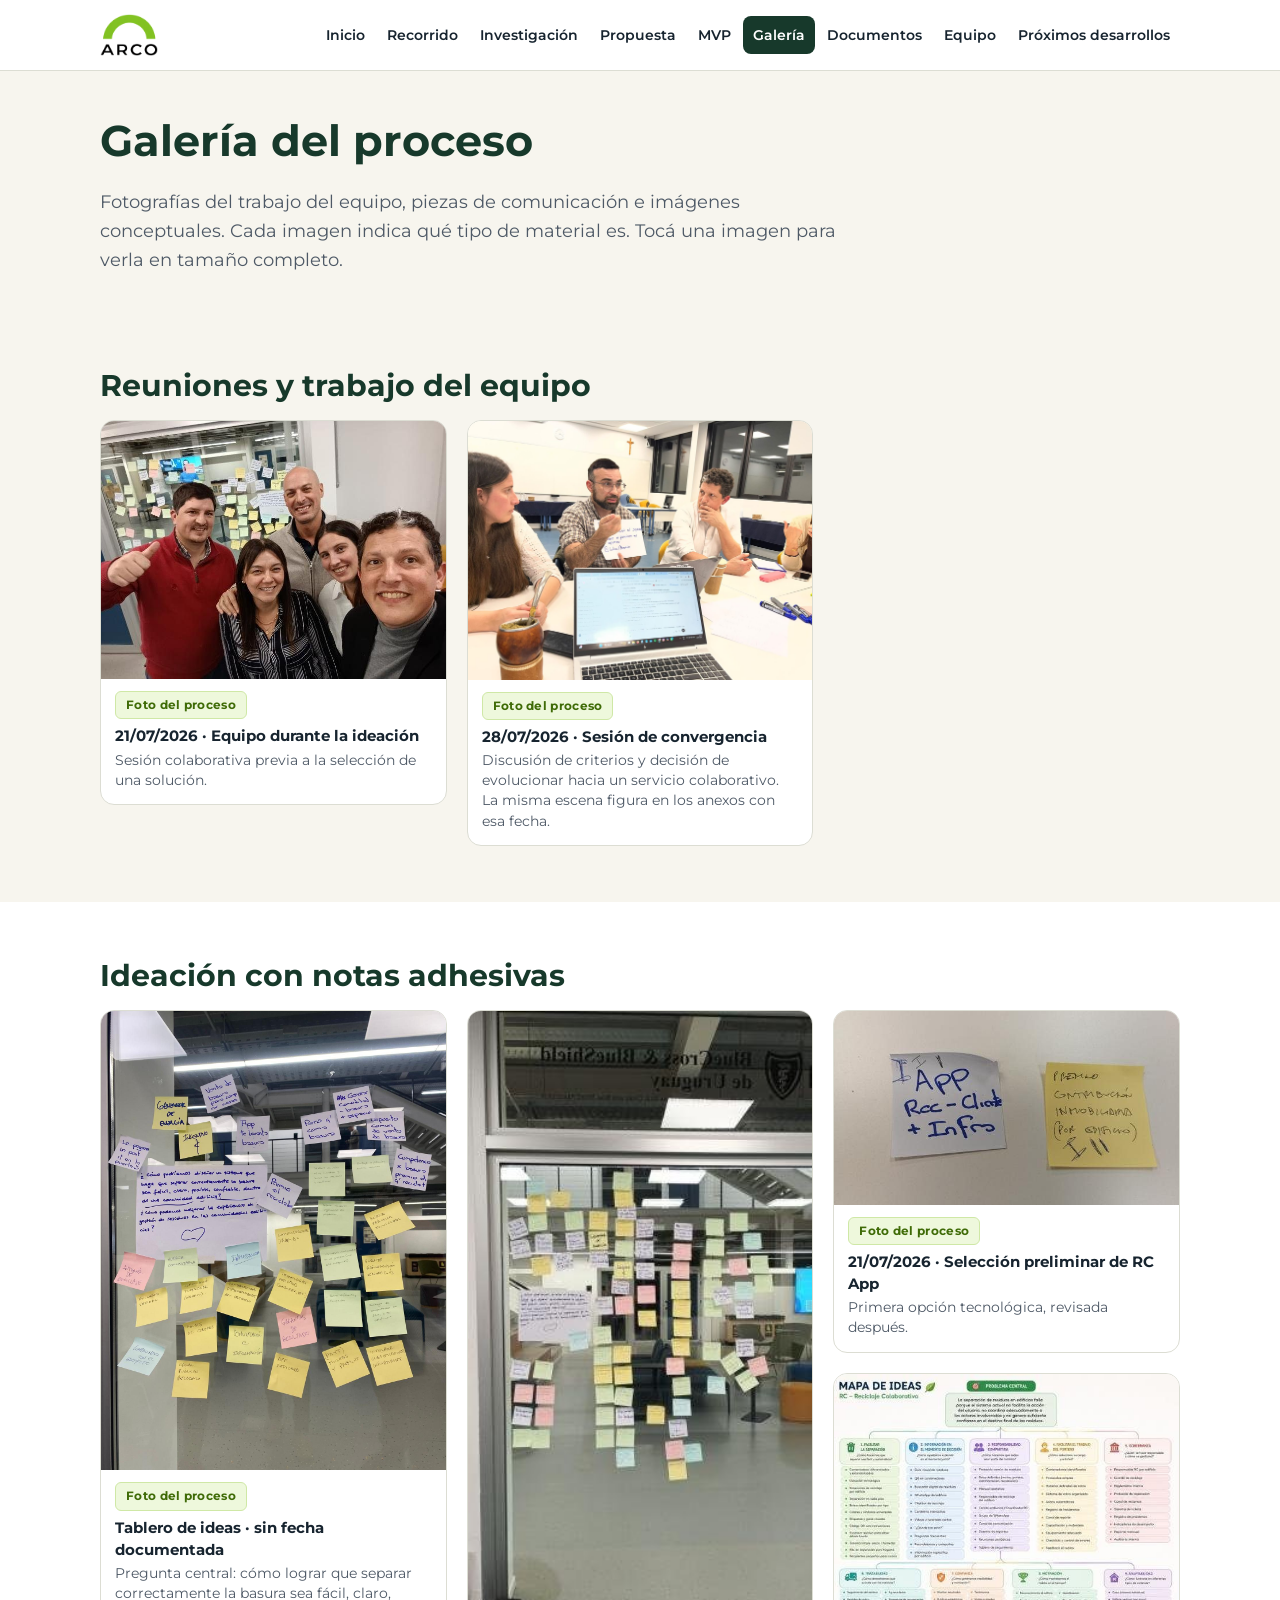
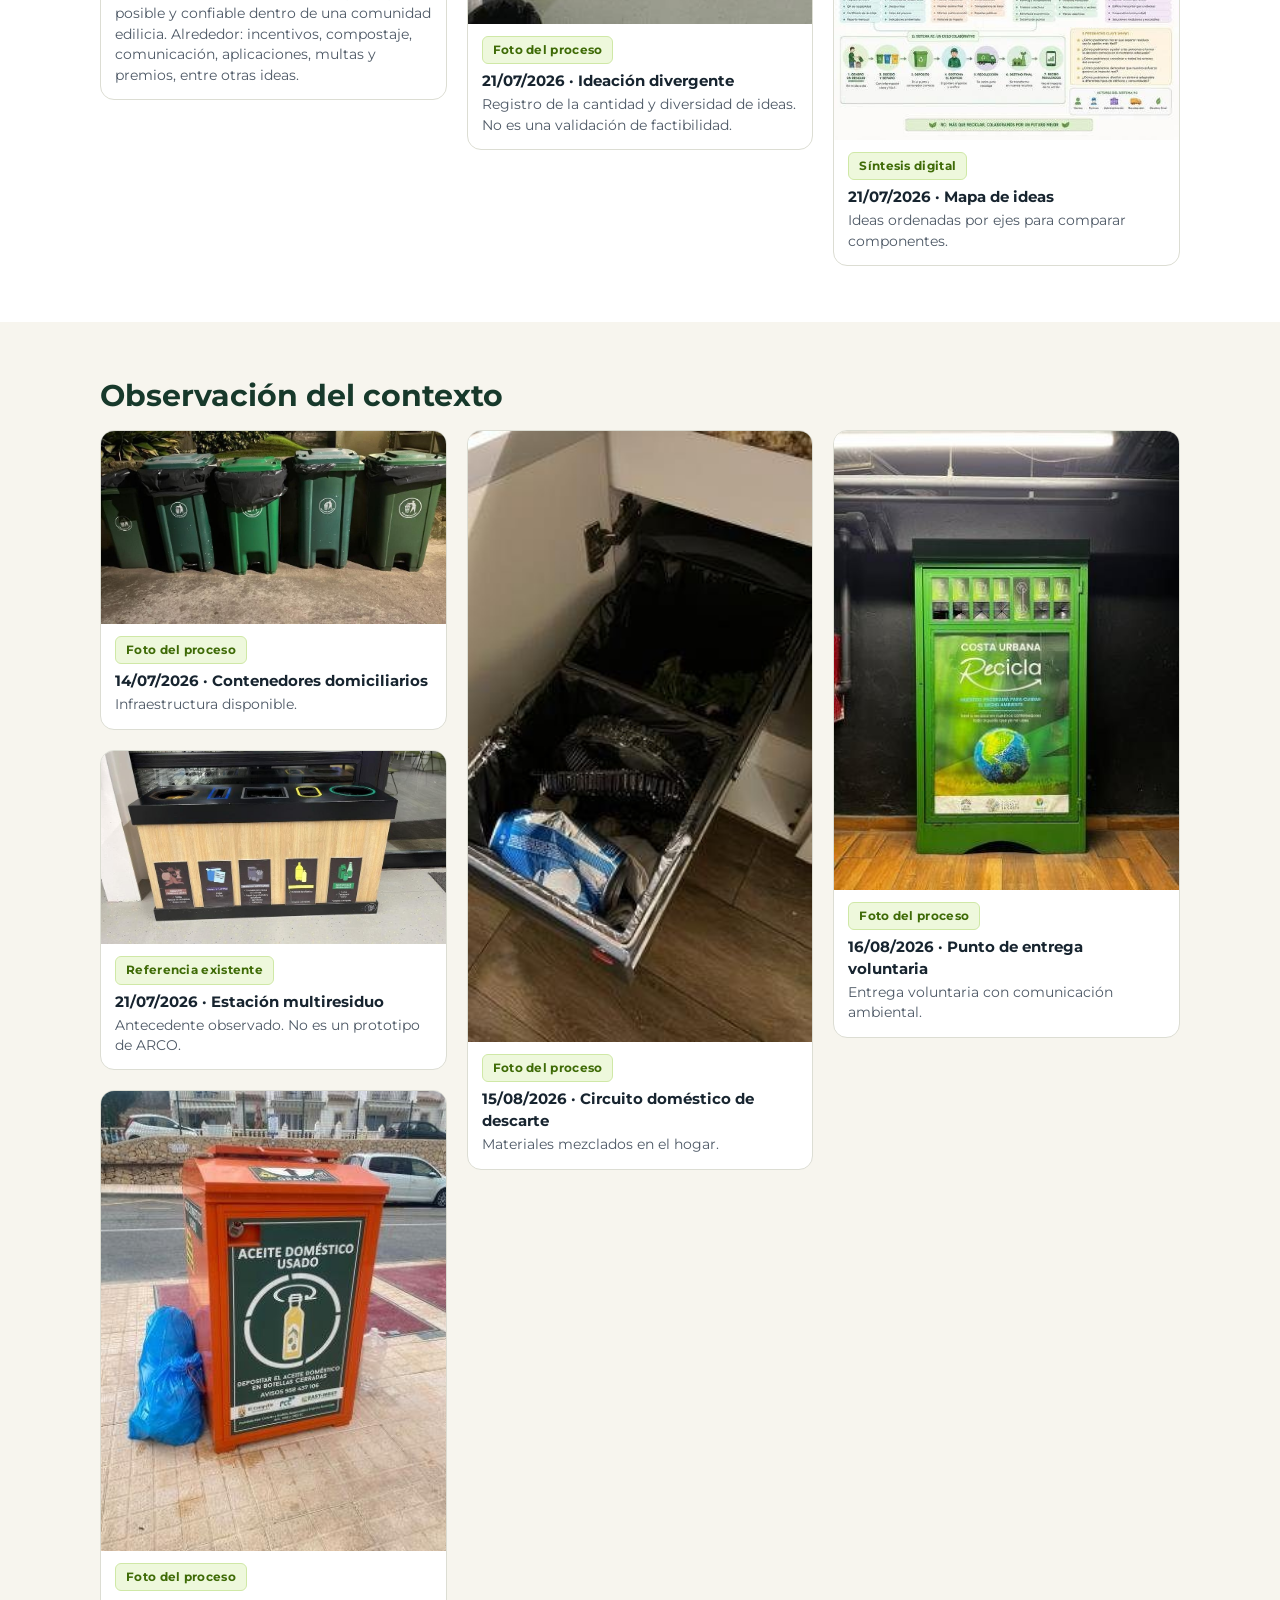
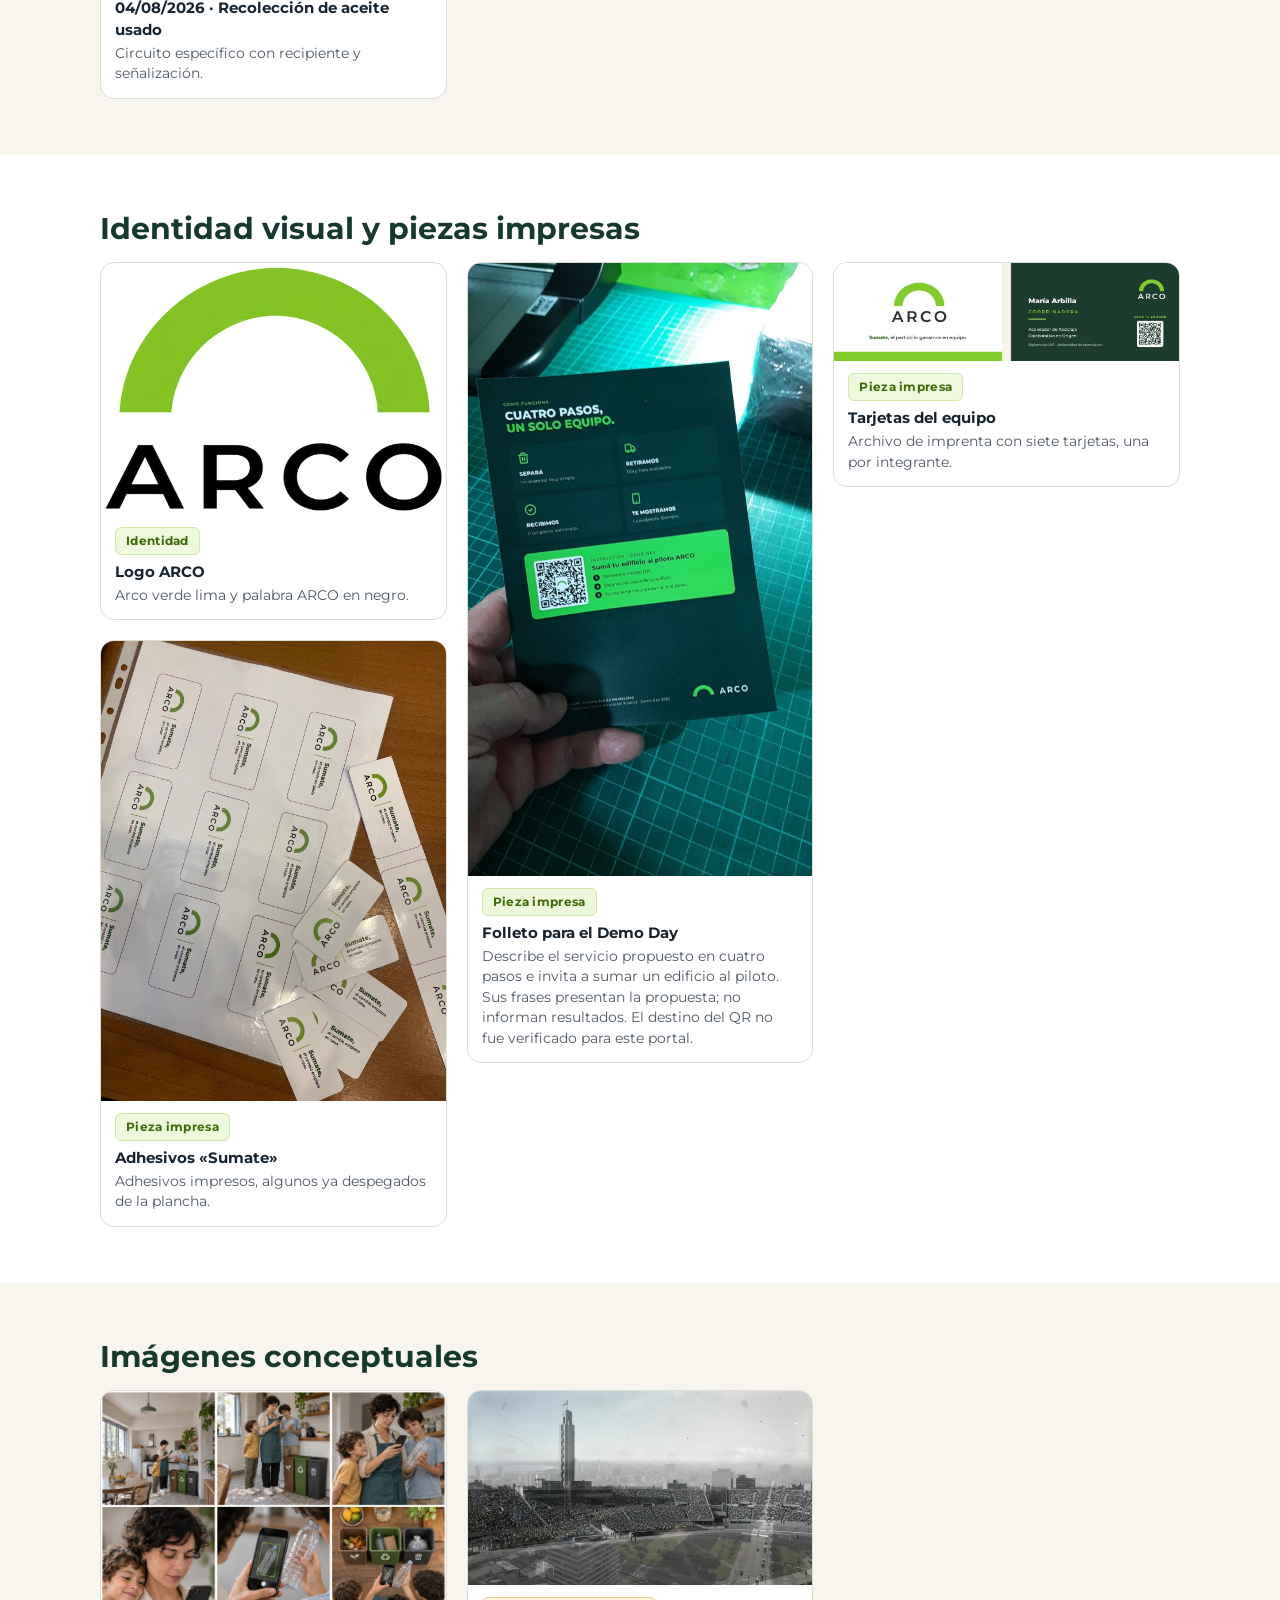
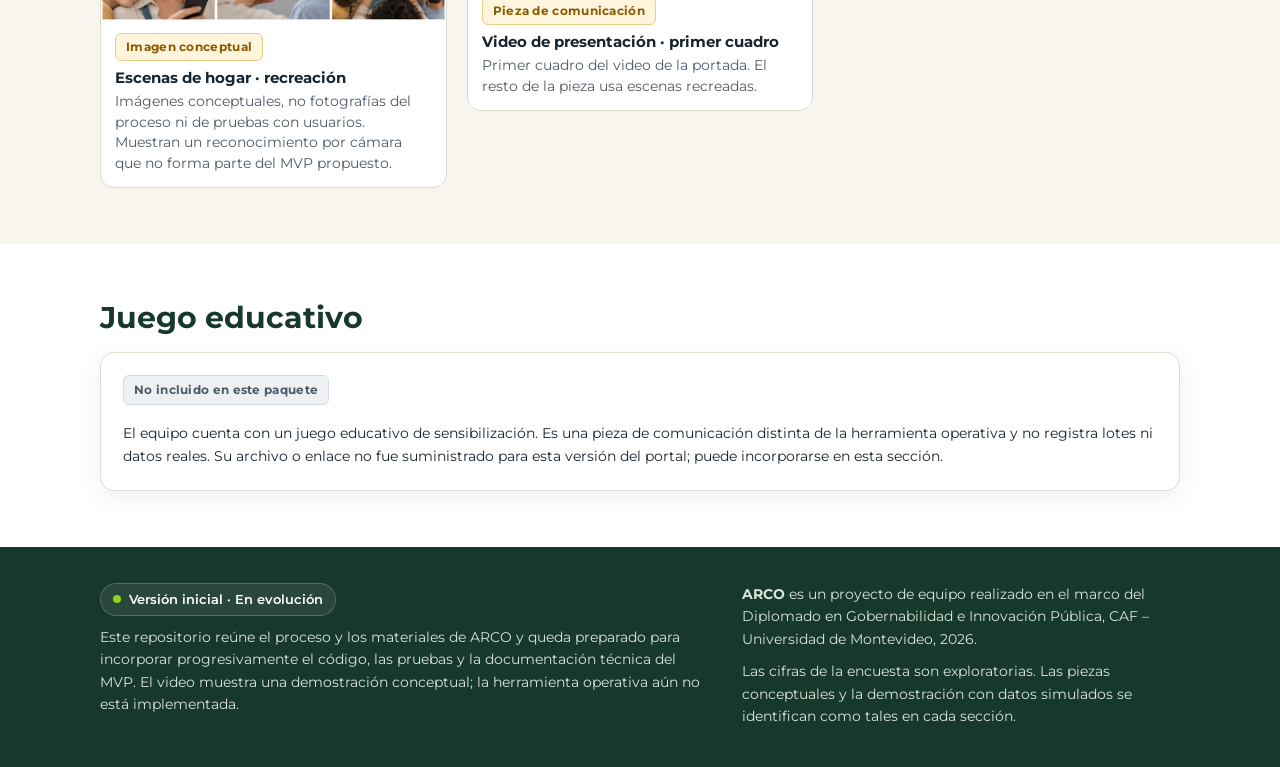
<file: galeria.html>
<!doctype html>
<html lang="es">
<head>
<meta charset="utf-8">
<meta name="viewport" content="width=device-width, initial-scale=1">
<title>Galería del proceso · ARCO</title>
<meta name="description" content="Fotografías, piezas e imágenes conceptuales de ARCO.">
<link rel="icon" href="assets/img/favicon.png" type="image/png">
<link rel="preload" href="assets/fonts/montserrat-700.woff2" as="font" type="font/woff2" crossorigin>
<link rel="stylesheet" href="assets/css/estilos.css">
</head>
<body>
<a class="saltar" href="#contenido">Saltar al contenido</a>
<header class="cabecera">
  <div class="contenedor">
    <a class="marca" href="index.html"><img src="assets/img/logo-arco.png" alt="ARCO" width="58" height="42"><span>Acelerador de Reciclaje Colaborativo en Origen</span></a>
    <button class="menu-btn" type="button" aria-expanded="false" aria-controls="menu-principal">Menú</button>
    <nav class="nav" id="menu-principal" aria-label="Secciones del portal"><ul><li><a href="index.html">Inicio</a></li><li><a href="recorrido.html">Recorrido</a></li><li><a href="investigacion.html">Investigación</a></li><li><a href="propuesta.html">Propuesta</a></li><li><a href="mvp.html">MVP</a></li><li><a href="galeria.html" aria-current="page">Galería</a></li><li><a href="documentos.html">Documentos</a></li><li><a href="equipo.html">Equipo</a></li><li><a href="desarrollo.html">Próximos desarrollos</a></li></ul></nav>
  </div>
</header>
<main id="contenido">
<section class="contenedor cabeza-pagina"><h1>Galería del proceso</h1><p class="lead">Fotografías del trabajo del equipo, piezas de comunicación e imágenes conceptuales. Cada imagen indica qué tipo de material es. Tocá una imagen para verla en tamaño completo.</p></section><section class="seccion"><div class="contenedor"><h2>Reuniones y trabajo del equipo</h2><div class="galeria"><figure><a href="assets/img/proceso/2026-07-21_equipo-ideacion.jpg"><img src="assets/img/proceso/2026-07-21_equipo-ideacion.jpg" alt="Cinco integrantes del equipo sonríen frente a un vidrio con notas adhesivas." width="679" height="509" loading="lazy" decoding="async"></a><figcaption><span class="etiqueta real">Foto del proceso</span><b>21/07/2026 · Equipo durante la ideación</b>Sesión colaborativa previa a la selección de una solución.</figcaption></figure><figure><a href="assets/img/proceso/2026-07-28_sesion-convergencia.jpg"><img src="assets/img/proceso/2026-07-28_sesion-convergencia.jpg" alt="Un integrante sostiene una hoja con criterios escritos mientras otros dos escuchan; en la mesa hay un mate y una computadora." width="1400" height="1050" loading="lazy" decoding="async"></a><figcaption><span class="etiqueta real">Foto del proceso</span><b>28/07/2026 · Sesión de convergencia</b>Discusión de criterios y decisión de evolucionar hacia un servicio colaborativo. La misma escena figura en los anexos con esa fecha.</figcaption></figure></div></div></section><section class="seccion blanca"><div class="contenedor"><h2>Ideación con notas adhesivas</h2><div class="galeria"><figure><a href="assets/img/proceso/ideacion-notas-adhesivas.jpg"><img src="assets/img/proceso/ideacion-notas-adhesivas.jpg" alt="Notas adhesivas de colores pegadas en un vidrio alrededor de una hoja con preguntas «¿Cómo podríamos…?»." width="1200" height="1600" loading="lazy" decoding="async"></a><figcaption><span class="etiqueta real">Foto del proceso</span><b>Tablero de ideas · sin fecha documentada</b>Pregunta central: cómo lograr que separar correctamente la basura sea fácil, claro, posible y confiable dentro de una comunidad edilicia. Alrededor: incentivos, compostaje, comunicación, aplicaciones, multas y premios, entre otras ideas.</figcaption></figure><figure><a href="assets/img/proceso/2026-07-21_tablero-divergente.jpg"><img src="assets/img/proceso/2026-07-21_tablero-divergente.jpg" alt="Tablero vertical con decenas de notas adhesivas." width="286" height="509" loading="lazy" decoding="async"></a><figcaption><span class="etiqueta real">Foto del proceso</span><b>21/07/2026 · Ideación divergente</b>Registro de la cantidad y diversidad de ideas. No es una validación de factibilidad.</figcaption></figure><figure><a href="assets/img/proceso/2026-07-21_seleccion-rc-app.jpg"><img src="assets/img/proceso/2026-07-21_seleccion-rc-app.jpg" alt="Notas adhesivas: «APP Rec-Club + Info» y una nota de premios." width="599" height="337" loading="lazy" decoding="async"></a><figcaption><span class="etiqueta real">Foto del proceso</span><b>21/07/2026 · Selección preliminar de RC App</b>Primera opción tecnológica, revisada después.</figcaption></figure><figure><a href="assets/img/proceso/2026-07-21_mapa-de-ideas.jpg"><img src="assets/img/proceso/2026-07-21_mapa-de-ideas.jpg" alt="Mapa de ideas digital con columnas de colores." width="479" height="509" loading="lazy" decoding="async"></a><figcaption><span class="etiqueta real">Síntesis digital</span><b>21/07/2026 · Mapa de ideas</b>Ideas ordenadas por ejes para comparar componentes.</figcaption></figure></div></div></section><section class="seccion"><div class="contenedor"><h2>Observación del contexto</h2><div class="galeria"><figure><a href="assets/img/proceso/2026-07-14_contenedores.jpg"><img src="assets/img/proceso/2026-07-14_contenedores.jpg" alt="Contenedores domiciliarios verdes alineados." width="906" height="509" loading="lazy" decoding="async"></a><figcaption><span class="etiqueta real">Foto del proceso</span><b>14/07/2026 · Contenedores domiciliarios</b>Infraestructura disponible.</figcaption></figure><figure><a href="assets/img/proceso/2026-07-21_estacion-multiresiduo.jpg"><img src="assets/img/proceso/2026-07-21_estacion-multiresiduo.jpg" alt="Estación de reciclaje con bocas de colores y carteles por material." width="906" height="509" loading="lazy" decoding="async"></a><figcaption><span class="etiqueta real">Referencia existente</span><b>21/07/2026 · Estación multiresiduo</b>Antecedente observado. No es un prototipo de ARCO.</figcaption></figure><figure><a href="assets/img/proceso/2026-08-04_aceite-usado.jpg"><img src="assets/img/proceso/2026-08-04_aceite-usado.jpg" alt="Recipiente naranja para aceite doméstico usado." width="337" height="449" loading="lazy" decoding="async"></a><figcaption><span class="etiqueta real">Foto del proceso</span><b>04/08/2026 · Recolección de aceite usado</b>Circuito específico con recipiente y señalización.</figcaption></figure><figure><a href="assets/img/proceso/2026-08-15_circuito-descarte.jpg"><img src="assets/img/proceso/2026-08-15_circuito-descarte.jpg" alt="Cajón de cocina con residuos mezclados." width="253" height="449" loading="lazy" decoding="async"></a><figcaption><span class="etiqueta real">Foto del proceso</span><b>15/08/2026 · Circuito doméstico de descarte</b>Materiales mezclados en el hogar.</figcaption></figure><figure><a href="assets/img/proceso/2026-08-16_costa-urbana-recicla.jpg"><img src="assets/img/proceso/2026-08-16_costa-urbana-recicla.jpg" alt="Punto de reciclaje verde en un espacio interior." width="337" height="449" loading="lazy" decoding="async"></a><figcaption><span class="etiqueta real">Foto del proceso</span><b>16/08/2026 · Punto de entrega voluntaria</b>Entrega voluntaria con comunicación ambiental.</figcaption></figure></div></div></section><section class="seccion blanca"><div class="contenedor"><h2>Identidad visual y piezas impresas</h2><div class="galeria"><figure><a href="assets/img/logo-arco.png"><img src="assets/img/logo-arco.png" alt="Logo de ARCO: un arco verde lima sobre la palabra ARCO." width="600" height="438" loading="lazy" decoding="async"></a><figcaption><span class="etiqueta real">Identidad</span><b>Logo ARCO</b>Arco verde lima y palabra ARCO en negro.</figcaption></figure><figure><a href="assets/img/piezas/adhesivos-sumate.jpg"><img src="assets/img/piezas/adhesivos-sumate.jpg" alt="Plancha de adhesivos con el logo ARCO y el texto «Sumate, el cambio empieza en casa»." width="1200" height="1600" loading="lazy" decoding="async"></a><figcaption><span class="etiqueta real">Pieza impresa</span><b>Adhesivos «Sumate»</b>Adhesivos impresos, algunos ya despegados de la plancha.</figcaption></figure><figure><a href="assets/img/piezas/folleto-demo-day.jpg"><img src="assets/img/piezas/folleto-demo-day.jpg" alt="Folleto oscuro titulado «Cuatro pasos, un solo equipo», con un recuadro verde y un código QR." width="1080" height="1920" loading="lazy" decoding="async"></a><figcaption><span class="etiqueta real">Pieza impresa</span><b>Folleto para el Demo Day</b>Describe el servicio propuesto en cuatro pasos e invita a sumar un edificio al piloto. Sus frases presentan la propuesta; no informan resultados. El destino del QR no fue verificado para este portal.</figcaption></figure><figure><a href="assets/img/piezas/tarjetas-equipo.jpg"><img src="assets/img/piezas/tarjetas-equipo.jpg" alt="Frente y dorso de una tarjeta ARCO con nombre, rótulo y código QR." width="1164" height="331" loading="lazy" decoding="async"></a><figcaption><span class="etiqueta real">Pieza impresa</span><b>Tarjetas del equipo</b>Archivo de imprenta con siete tarjetas, una por integrante.</figcaption></figure></div></div></section><section class="seccion"><div class="contenedor"><h2>Imágenes conceptuales</h2><div class="galeria"><figure><a href="assets/img/conceptual/imagenes-conceptuales-hogar.jpg"><img src="assets/img/conceptual/imagenes-conceptuales-hogar.jpg" alt="Seis imágenes de una cocina: una mujer y dos niños usan un celular para enfocar una botella frente a tres recipientes." width="1536" height="1024" loading="lazy" decoding="async"></a><figcaption><span class="etiqueta concepto">Imagen conceptual</span><b>Escenas de hogar · recreación</b>Imágenes conceptuales, no fotografías del proceso ni de pruebas con usuarios. Muestran un reconocimiento por cámara que no forma parte del MVP propuesto.</figcaption></figure><figure><a href="assets/video/arco-centenario-poster.jpg"><img src="assets/video/arco-centenario-poster.jpg" alt="Imagen en blanco y negro del Estadio Centenario con su torre y la tribuna llena." width="1280" height="720" loading="lazy" decoding="async"></a><figcaption><span class="etiqueta concepto">Pieza de comunicación</span><b>Video de presentación · primer cuadro</b>Primer cuadro del video de la portada. El resto de la pieza usa escenas recreadas.</figcaption></figure></div></div></section><section class="seccion blanca"><div class="contenedor"><h2>Juego educativo</h2>
<div class="tarjeta"><p><span class="etiqueta pendiente">No incluido en este paquete</span></p><p class="small">El equipo cuenta con un juego educativo de sensibilización. Es una pieza de comunicación distinta de la herramienta operativa y no registra lotes ni datos reales. Su archivo o enlace no fue suministrado para esta versión del portal; puede incorporarse en esta sección.</p></div>
</div></section>
</main>
<footer class="pie-sitio">
  <div class="contenedor fila">
    <div>
      <p><span class="estado">Versión inicial · En evolución</span></p>
      <p>Este repositorio reúne el proceso y los materiales de ARCO y queda preparado para incorporar progresivamente el código, las pruebas y la documentación técnica del MVP. El video muestra una demostración conceptual; la herramienta operativa aún no está implementada.</p>
    </div>
    <div>
      <p><strong>ARCO</strong> es un proyecto de equipo realizado en el marco del Diplomado en Gobernabilidad e Innovación Pública, CAF – Universidad de Montevideo, 2026.</p>
      <p>Las cifras de la encuesta son exploratorias. Las piezas conceptuales y la demostración con datos simulados se identifican como tales en cada sección.</p>
    </div>
  </div>
</footer>
<script src="assets/js/sitio.js"></script>
</body>
</html>
</file>
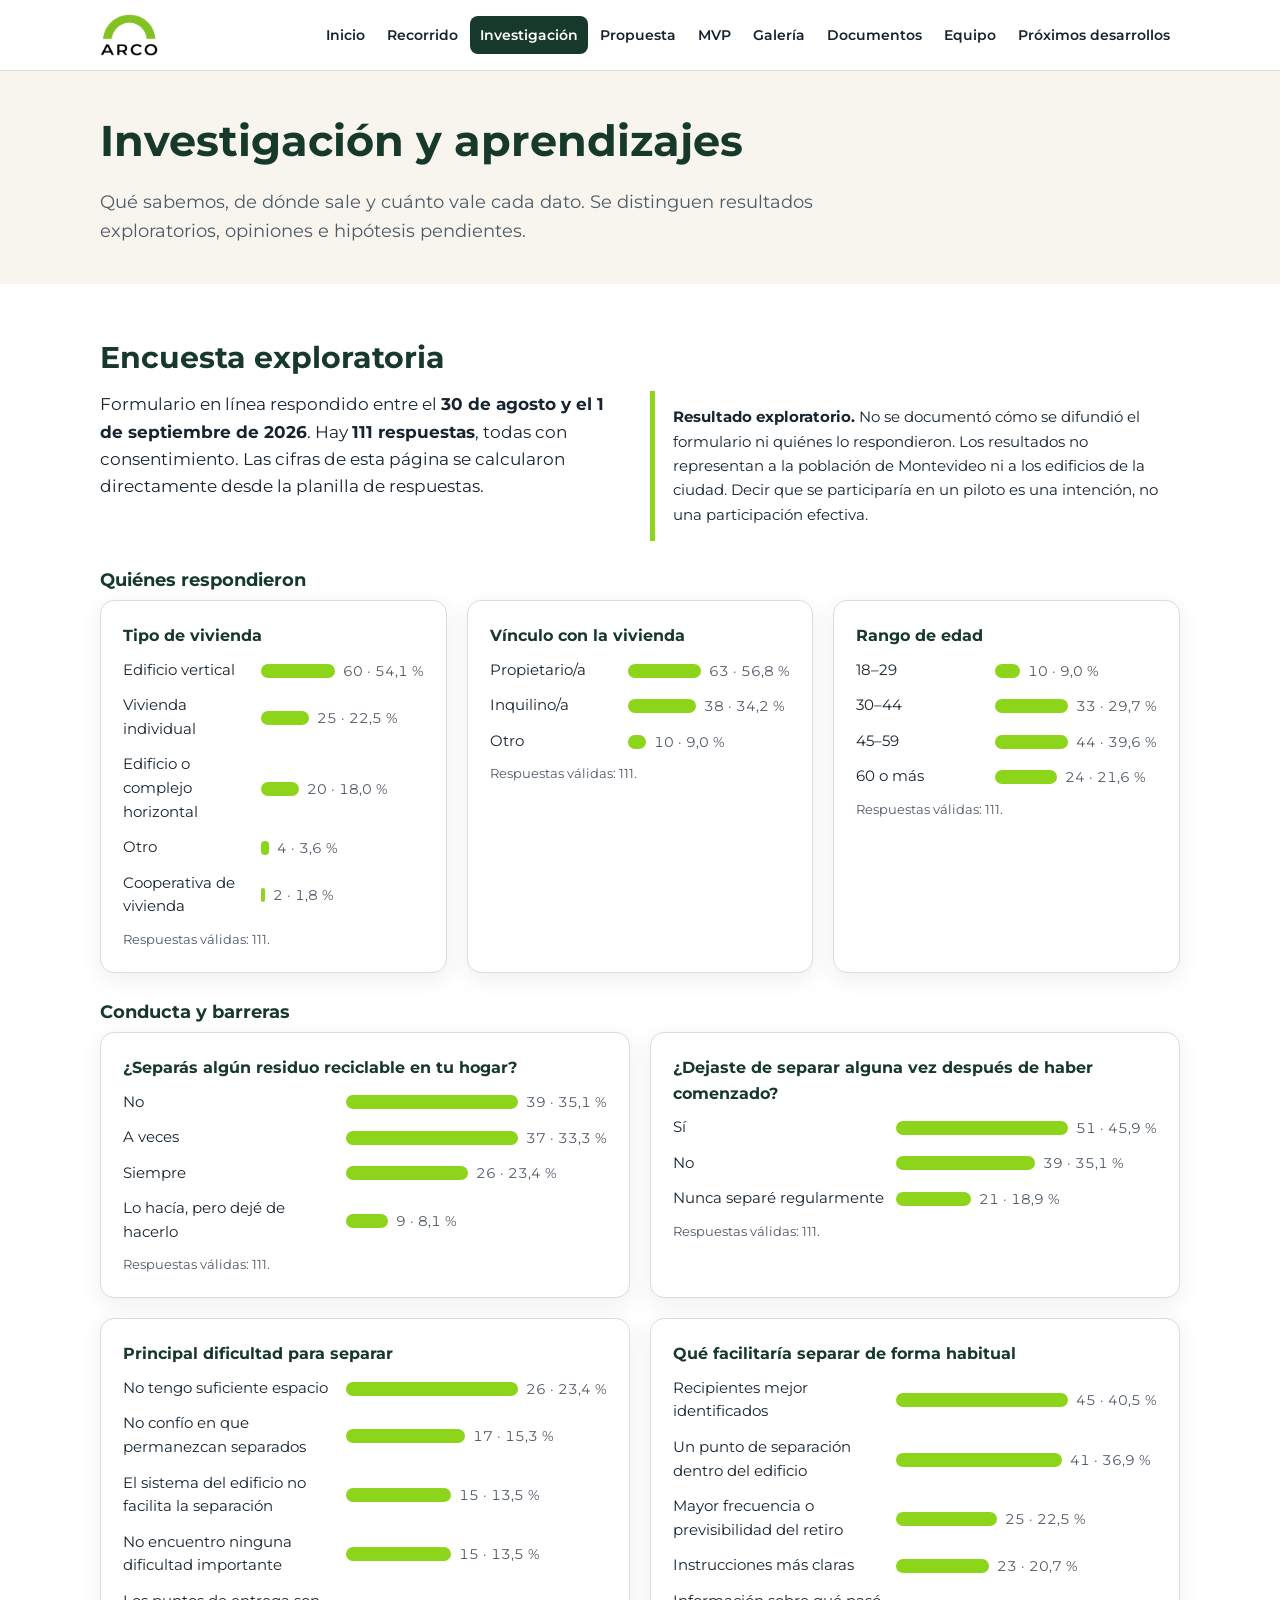
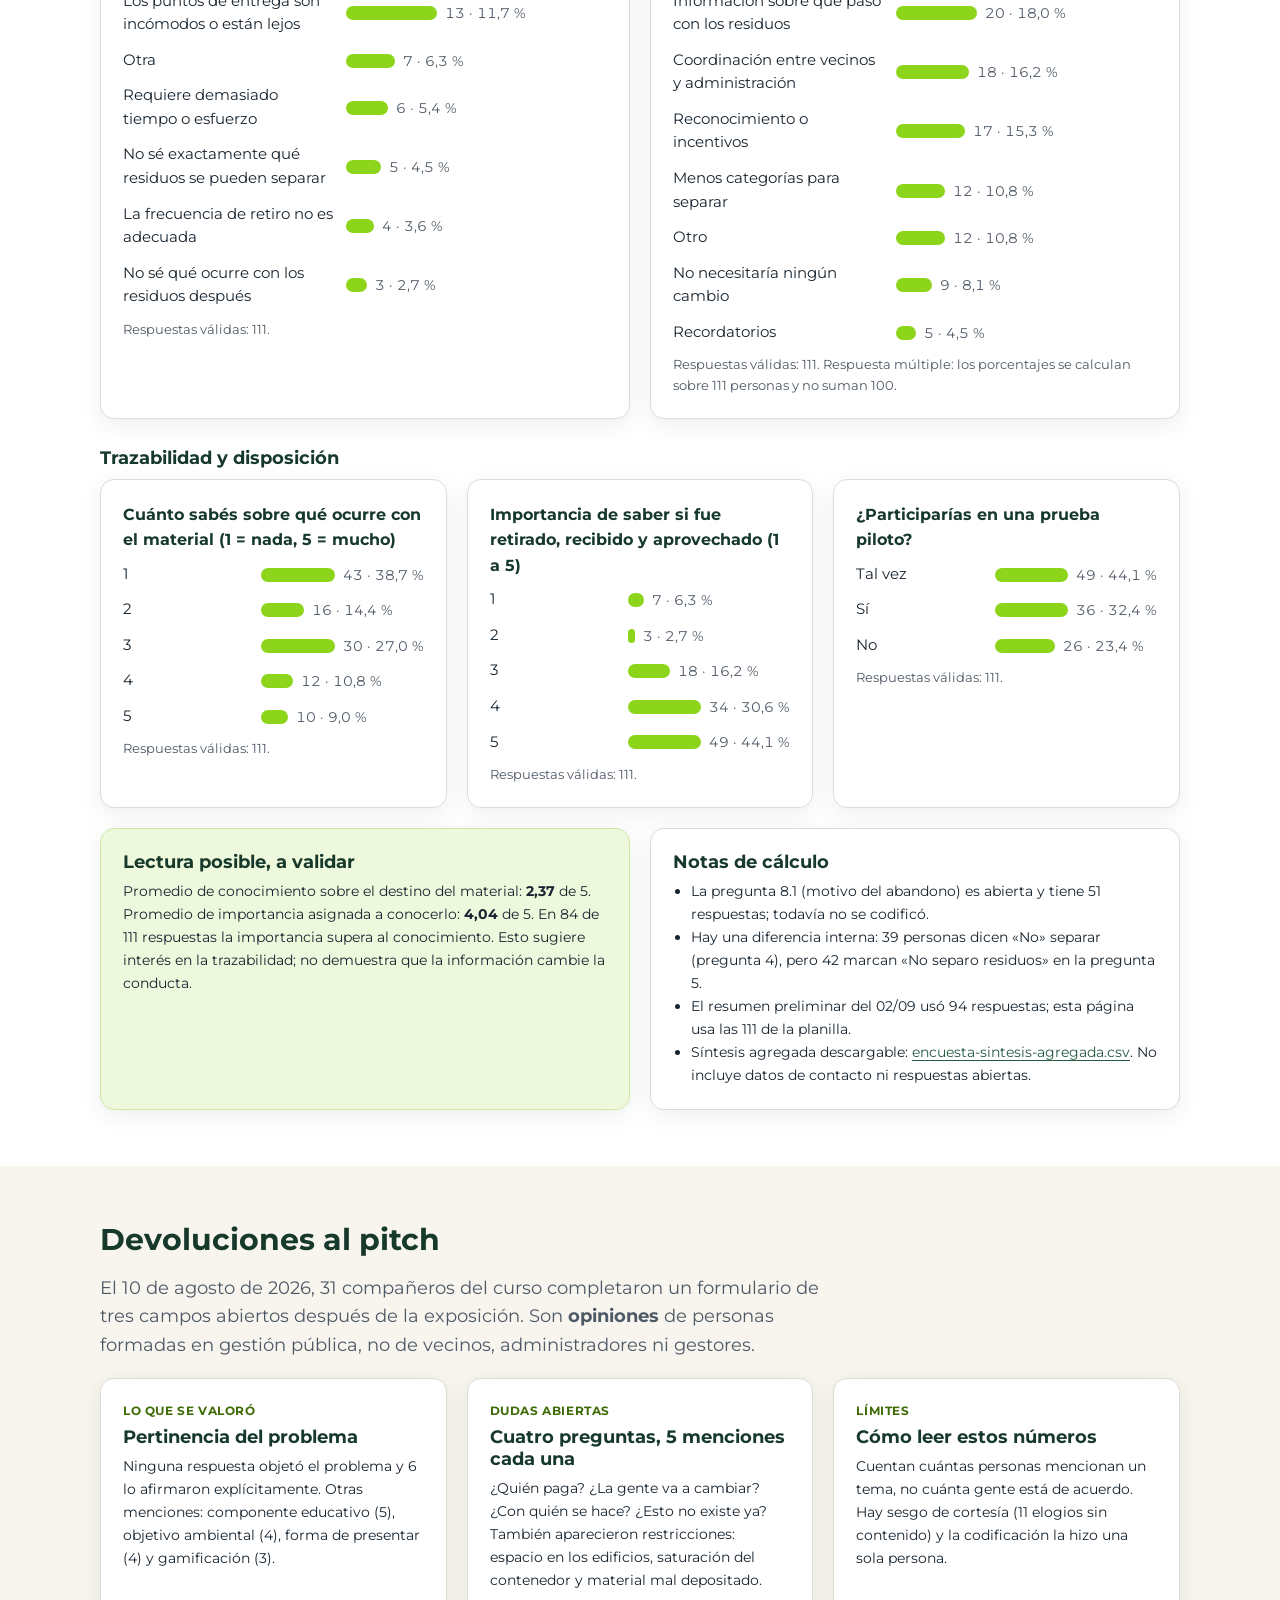
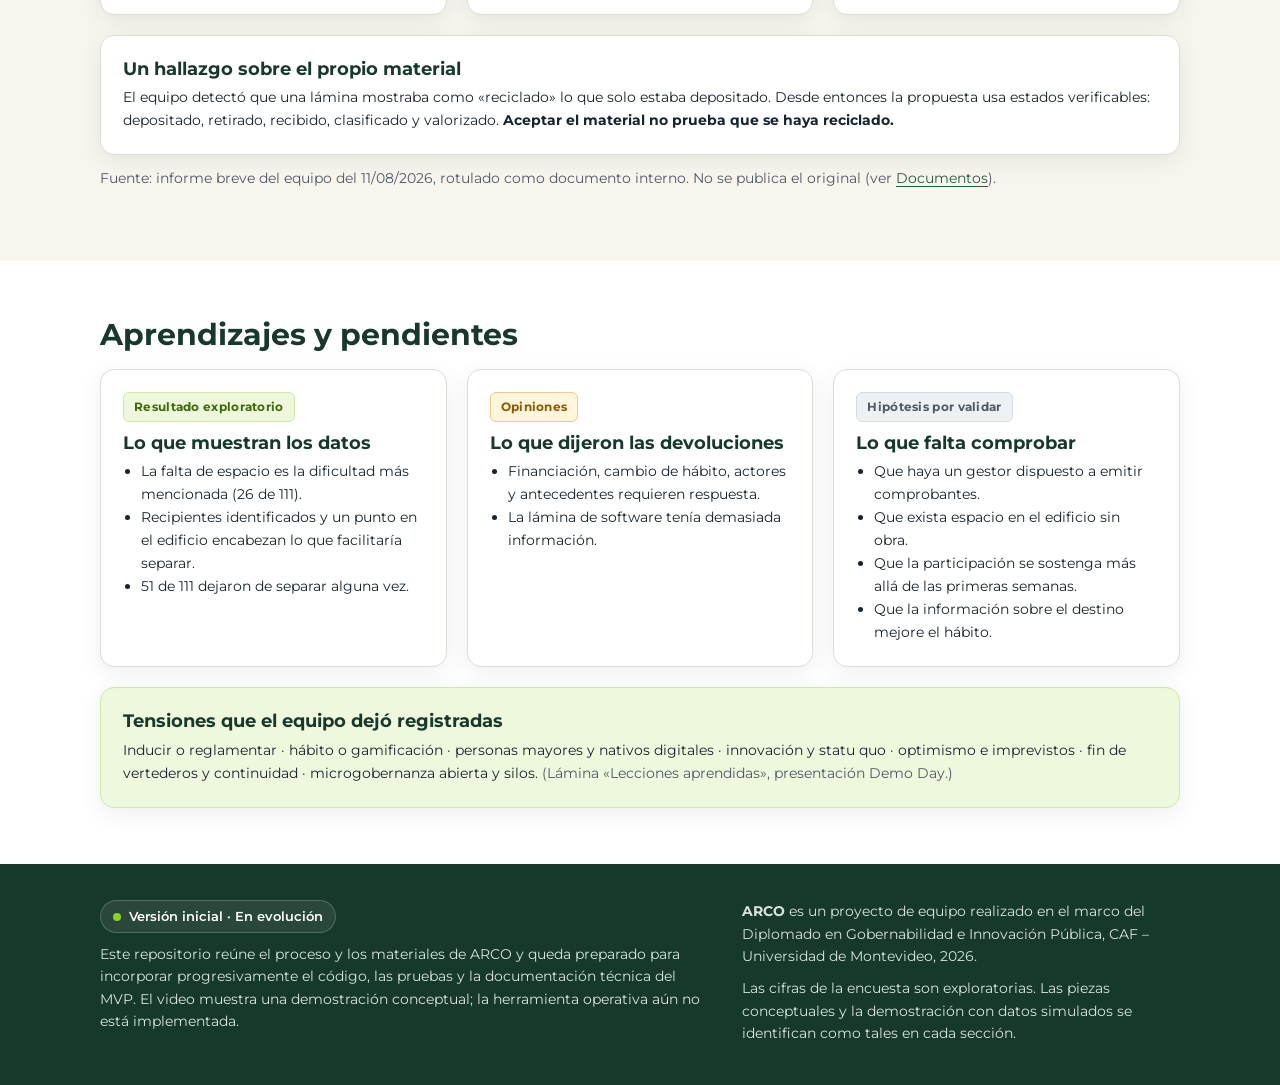
<file: investigacion.html>
<!doctype html>
<html lang="es">
<head>
<meta charset="utf-8">
<meta name="viewport" content="width=device-width, initial-scale=1">
<title>Investigación y aprendizajes · ARCO</title>
<meta name="description" content="Encuesta exploratoria, devoluciones al pitch y aprendizajes de ARCO.">
<link rel="icon" href="assets/img/favicon.png" type="image/png">
<link rel="preload" href="assets/fonts/montserrat-700.woff2" as="font" type="font/woff2" crossorigin>
<link rel="stylesheet" href="assets/css/estilos.css">
</head>
<body>
<a class="saltar" href="#contenido">Saltar al contenido</a>
<header class="cabecera">
  <div class="contenedor">
    <a class="marca" href="index.html"><img src="assets/img/logo-arco.png" alt="ARCO" width="58" height="42"><span>Acelerador de Reciclaje Colaborativo en Origen</span></a>
    <button class="menu-btn" type="button" aria-expanded="false" aria-controls="menu-principal">Menú</button>
    <nav class="nav" id="menu-principal" aria-label="Secciones del portal"><ul><li><a href="index.html">Inicio</a></li><li><a href="recorrido.html">Recorrido</a></li><li><a href="investigacion.html" aria-current="page">Investigación</a></li><li><a href="propuesta.html">Propuesta</a></li><li><a href="mvp.html">MVP</a></li><li><a href="galeria.html">Galería</a></li><li><a href="documentos.html">Documentos</a></li><li><a href="equipo.html">Equipo</a></li><li><a href="desarrollo.html">Próximos desarrollos</a></li></ul></nav>
  </div>
</header>
<main id="contenido">
<section class="contenedor cabeza-pagina"><h1>Investigación y aprendizajes</h1><p class="lead">Qué sabemos, de dónde sale y cuánto vale cada dato. Se distinguen resultados exploratorios, opiniones e hipótesis pendientes.</p></section>
<section class="seccion blanca" id="encuesta"><div class="contenedor">
<h2>Encuesta exploratoria</h2>
<div class="grilla g2" style="align-items:start">
 <div><p>Formulario en línea respondido entre el <strong>30 de agosto y el 1 de septiembre de 2026</strong>. Hay <strong>111 respuestas</strong>, todas con consentimiento. Las cifras de esta página se calcularon directamente desde la planilla de respuestas.</p></div>
 <div class="aviso"><strong>Resultado exploratorio.</strong> No se documentó cómo se difundió el formulario ni quiénes lo respondieron. Los resultados no representan a la población de Montevideo ni a los edificios de la ciudad. Decir que se participaría en un piloto es una intención, no una participación efectiva.</div>
</div>
<h3 style="margin-top:28px">Quiénes respondieron</h3>
<div class="grilla g3"><div class="tarjeta"><table class="barras"><caption>Tipo de vivienda</caption><tr><th scope="row">Edificio vertical</th><td><div class="barra"><span class="b" style="width:70.0%" aria-hidden="true"></span><span class="n">60 · 54,1 %</span></div></td></tr><tr><th scope="row">Vivienda individual</th><td><div class="barra"><span class="b" style="width:29.2%" aria-hidden="true"></span><span class="n">25 · 22,5 %</span></div></td></tr><tr><th scope="row">Edificio o complejo horizontal</th><td><div class="barra"><span class="b" style="width:23.3%" aria-hidden="true"></span><span class="n">20 · 18,0 %</span></div></td></tr><tr><th scope="row">Otro</th><td><div class="barra"><span class="b" style="width:4.7%" aria-hidden="true"></span><span class="n">4 · 3,6 %</span></div></td></tr><tr><th scope="row">Cooperativa de vivienda</th><td><div class="barra"><span class="b" style="width:2.3%" aria-hidden="true"></span><span class="n">2 · 1,8 %</span></div></td></tr></table><p class="n-valido">Respuestas válidas: 111.</p></div><div class="tarjeta"><table class="barras"><caption>Vínculo con la vivienda</caption><tr><th scope="row">Propietario/a</th><td><div class="barra"><span class="b" style="width:70.0%" aria-hidden="true"></span><span class="n">63 · 56,8 %</span></div></td></tr><tr><th scope="row">Inquilino/a</th><td><div class="barra"><span class="b" style="width:42.2%" aria-hidden="true"></span><span class="n">38 · 34,2 %</span></div></td></tr><tr><th scope="row">Otro</th><td><div class="barra"><span class="b" style="width:11.1%" aria-hidden="true"></span><span class="n">10 · 9,0 %</span></div></td></tr></table><p class="n-valido">Respuestas válidas: 111.</p></div><div class="tarjeta"><table class="barras"><caption>Rango de edad</caption><tr><th scope="row">18–29</th><td><div class="barra"><span class="b" style="width:15.9%" aria-hidden="true"></span><span class="n">10 · 9,0 %</span></div></td></tr><tr><th scope="row">30–44</th><td><div class="barra"><span class="b" style="width:52.5%" aria-hidden="true"></span><span class="n">33 · 29,7 %</span></div></td></tr><tr><th scope="row">45–59</th><td><div class="barra"><span class="b" style="width:70.0%" aria-hidden="true"></span><span class="n">44 · 39,6 %</span></div></td></tr><tr><th scope="row">60 o más</th><td><div class="barra"><span class="b" style="width:38.2%" aria-hidden="true"></span><span class="n">24 · 21,6 %</span></div></td></tr></table><p class="n-valido">Respuestas válidas: 111.</p></div></div>
<h3 style="margin-top:28px">Conducta y barreras</h3>
<div class="grilla g2"><div class="tarjeta"><table class="barras"><caption>¿Separás algún residuo reciclable en tu hogar?</caption><tr><th scope="row">No</th><td><div class="barra"><span class="b" style="width:70.0%" aria-hidden="true"></span><span class="n">39 · 35,1 %</span></div></td></tr><tr><th scope="row">A veces</th><td><div class="barra"><span class="b" style="width:66.4%" aria-hidden="true"></span><span class="n">37 · 33,3 %</span></div></td></tr><tr><th scope="row">Siempre</th><td><div class="barra"><span class="b" style="width:46.7%" aria-hidden="true"></span><span class="n">26 · 23,4 %</span></div></td></tr><tr><th scope="row">Lo hacía, pero dejé de hacerlo</th><td><div class="barra"><span class="b" style="width:16.2%" aria-hidden="true"></span><span class="n">9 · 8,1 %</span></div></td></tr></table><p class="n-valido">Respuestas válidas: 111.</p></div><div class="tarjeta"><table class="barras"><caption>¿Dejaste de separar alguna vez después de haber comenzado?</caption><tr><th scope="row">Sí</th><td><div class="barra"><span class="b" style="width:70.0%" aria-hidden="true"></span><span class="n">51 · 45,9 %</span></div></td></tr><tr><th scope="row">No</th><td><div class="barra"><span class="b" style="width:53.5%" aria-hidden="true"></span><span class="n">39 · 35,1 %</span></div></td></tr><tr><th scope="row">Nunca separé regularmente</th><td><div class="barra"><span class="b" style="width:28.8%" aria-hidden="true"></span><span class="n">21 · 18,9 %</span></div></td></tr></table><p class="n-valido">Respuestas válidas: 111.</p></div></div>
<div class="grilla g2" style="margin-top:20px"><div class="tarjeta"><table class="barras"><caption>Principal dificultad para separar</caption><tr><th scope="row">No tengo suficiente espacio</th><td><div class="barra"><span class="b" style="width:70.0%" aria-hidden="true"></span><span class="n">26 · 23,4 %</span></div></td></tr><tr><th scope="row">No confío en que permanezcan separados</th><td><div class="barra"><span class="b" style="width:45.8%" aria-hidden="true"></span><span class="n">17 · 15,3 %</span></div></td></tr><tr><th scope="row">El sistema del edificio no facilita la separación</th><td><div class="barra"><span class="b" style="width:40.4%" aria-hidden="true"></span><span class="n">15 · 13,5 %</span></div></td></tr><tr><th scope="row">No encuentro ninguna dificultad importante</th><td><div class="barra"><span class="b" style="width:40.4%" aria-hidden="true"></span><span class="n">15 · 13,5 %</span></div></td></tr><tr><th scope="row">Los puntos de entrega son incómodos o están lejos</th><td><div class="barra"><span class="b" style="width:35.0%" aria-hidden="true"></span><span class="n">13 · 11,7 %</span></div></td></tr><tr><th scope="row">Otra</th><td><div class="barra"><span class="b" style="width:18.8%" aria-hidden="true"></span><span class="n">7 · 6,3 %</span></div></td></tr><tr><th scope="row">Requiere demasiado tiempo o esfuerzo</th><td><div class="barra"><span class="b" style="width:16.2%" aria-hidden="true"></span><span class="n">6 · 5,4 %</span></div></td></tr><tr><th scope="row">No sé exactamente qué residuos se pueden separar</th><td><div class="barra"><span class="b" style="width:13.5%" aria-hidden="true"></span><span class="n">5 · 4,5 %</span></div></td></tr><tr><th scope="row">La frecuencia de retiro no es adecuada</th><td><div class="barra"><span class="b" style="width:10.8%" aria-hidden="true"></span><span class="n">4 · 3,6 %</span></div></td></tr><tr><th scope="row">No sé qué ocurre con los residuos después</th><td><div class="barra"><span class="b" style="width:8.1%" aria-hidden="true"></span><span class="n">3 · 2,7 %</span></div></td></tr></table><p class="n-valido">Respuestas válidas: 111.</p></div><div class="tarjeta"><table class="barras"><caption>Qué facilitaría separar de forma habitual</caption><tr><th scope="row">Recipientes mejor identificados</th><td><div class="barra"><span class="b" style="width:70.0%" aria-hidden="true"></span><span class="n">45 · 40,5 %</span></div></td></tr><tr><th scope="row">Un punto de separación dentro del edificio</th><td><div class="barra"><span class="b" style="width:63.8%" aria-hidden="true"></span><span class="n">41 · 36,9 %</span></div></td></tr><tr><th scope="row">Mayor frecuencia o previsibilidad del retiro</th><td><div class="barra"><span class="b" style="width:38.9%" aria-hidden="true"></span><span class="n">25 · 22,5 %</span></div></td></tr><tr><th scope="row">Instrucciones más claras</th><td><div class="barra"><span class="b" style="width:35.8%" aria-hidden="true"></span><span class="n">23 · 20,7 %</span></div></td></tr><tr><th scope="row">Información sobre qué pasó con los residuos</th><td><div class="barra"><span class="b" style="width:31.1%" aria-hidden="true"></span><span class="n">20 · 18,0 %</span></div></td></tr><tr><th scope="row">Coordinación entre vecinos y administración</th><td><div class="barra"><span class="b" style="width:28.0%" aria-hidden="true"></span><span class="n">18 · 16,2 %</span></div></td></tr><tr><th scope="row">Reconocimiento o incentivos</th><td><div class="barra"><span class="b" style="width:26.4%" aria-hidden="true"></span><span class="n">17 · 15,3 %</span></div></td></tr><tr><th scope="row">Menos categorías para separar</th><td><div class="barra"><span class="b" style="width:18.7%" aria-hidden="true"></span><span class="n">12 · 10,8 %</span></div></td></tr><tr><th scope="row">Otro</th><td><div class="barra"><span class="b" style="width:18.7%" aria-hidden="true"></span><span class="n">12 · 10,8 %</span></div></td></tr><tr><th scope="row">No necesitaría ningún cambio</th><td><div class="barra"><span class="b" style="width:14.0%" aria-hidden="true"></span><span class="n">9 · 8,1 %</span></div></td></tr><tr><th scope="row">Recordatorios</th><td><div class="barra"><span class="b" style="width:7.8%" aria-hidden="true"></span><span class="n">5 · 4,5 %</span></div></td></tr></table><p class="n-valido">Respuestas válidas: 111. Respuesta múltiple: los porcentajes se calculan sobre 111 personas y no suman 100.</p></div></div>
<h3 style="margin-top:28px">Trazabilidad y disposición</h3>
<div class="grilla g3">
 <div class="tarjeta"><table class="barras"><caption>Cuánto sabés sobre qué ocurre con el material (1 = nada, 5 = mucho)</caption><tr><th scope="row">1</th><td><div class="barra"><span class="b" style="width:70.0%" aria-hidden="true"></span><span class="n">43 · 38,7 %</span></div></td></tr><tr><th scope="row">2</th><td><div class="barra"><span class="b" style="width:26.0%" aria-hidden="true"></span><span class="n">16 · 14,4 %</span></div></td></tr><tr><th scope="row">3</th><td><div class="barra"><span class="b" style="width:48.8%" aria-hidden="true"></span><span class="n">30 · 27,0 %</span></div></td></tr><tr><th scope="row">4</th><td><div class="barra"><span class="b" style="width:19.5%" aria-hidden="true"></span><span class="n">12 · 10,8 %</span></div></td></tr><tr><th scope="row">5</th><td><div class="barra"><span class="b" style="width:16.3%" aria-hidden="true"></span><span class="n">10 · 9,0 %</span></div></td></tr></table><p class="n-valido">Respuestas válidas: 111.</p></div>
 <div class="tarjeta"><table class="barras"><caption>Importancia de saber si fue retirado, recibido y aprovechado (1 a 5)</caption><tr><th scope="row">1</th><td><div class="barra"><span class="b" style="width:10.0%" aria-hidden="true"></span><span class="n">7 · 6,3 %</span></div></td></tr><tr><th scope="row">2</th><td><div class="barra"><span class="b" style="width:4.3%" aria-hidden="true"></span><span class="n">3 · 2,7 %</span></div></td></tr><tr><th scope="row">3</th><td><div class="barra"><span class="b" style="width:25.7%" aria-hidden="true"></span><span class="n">18 · 16,2 %</span></div></td></tr><tr><th scope="row">4</th><td><div class="barra"><span class="b" style="width:48.6%" aria-hidden="true"></span><span class="n">34 · 30,6 %</span></div></td></tr><tr><th scope="row">5</th><td><div class="barra"><span class="b" style="width:70.0%" aria-hidden="true"></span><span class="n">49 · 44,1 %</span></div></td></tr></table><p class="n-valido">Respuestas válidas: 111.</p></div>
 <div class="tarjeta"><table class="barras"><caption>¿Participarías en una prueba piloto?</caption><tr><th scope="row">Tal vez</th><td><div class="barra"><span class="b" style="width:70.0%" aria-hidden="true"></span><span class="n">49 · 44,1 %</span></div></td></tr><tr><th scope="row">Sí</th><td><div class="barra"><span class="b" style="width:51.4%" aria-hidden="true"></span><span class="n">36 · 32,4 %</span></div></td></tr><tr><th scope="row">No</th><td><div class="barra"><span class="b" style="width:37.1%" aria-hidden="true"></span><span class="n">26 · 23,4 %</span></div></td></tr></table><p class="n-valido">Respuestas válidas: 111.</p></div>
</div>
<div class="grilla g2" style="margin-top:20px">
 <div class="tarjeta lima"><h3>Lectura posible, a validar</h3><p class="small">Promedio de conocimiento sobre el destino del material: <strong>2,37</strong> de 5. Promedio de importancia asignada a conocerlo: <strong>4,04</strong> de 5. En 84 de 111 respuestas la importancia supera al conocimiento. Esto sugiere interés en la trazabilidad; no demuestra que la información cambie la conducta.</p></div>
 <div class="tarjeta"><h3>Notas de cálculo</h3><ul class="small" style="margin:0;padding-left:18px">
  <li>La pregunta 8.1 (motivo del abandono) es abierta y tiene 51 respuestas; todavía no se codificó.</li>
  <li>Hay una diferencia interna: 39 personas dicen «No» separar (pregunta 4), pero 42 marcan «No separo residuos» en la pregunta 5.</li>
  <li>El resumen preliminar del 02/09 usó 94 respuestas; esta página usa las 111 de la planilla.</li>
  <li>Síntesis agregada descargable: <a href="documentos/encuesta-sintesis-agregada.csv">encuesta-sintesis-agregada.csv</a>. No incluye datos de contacto ni respuestas abiertas.</li></ul></div>
</div>
</div></section>
<section class="seccion" id="devoluciones"><div class="contenedor">
<h2>Devoluciones al pitch</h2>
<p class="lead">El 10 de agosto de 2026, 31 compañeros del curso completaron un formulario de tres campos abiertos después de la exposición. Son <strong>opiniones</strong> de personas formadas en gestión pública, no de vecinos, administradores ni gestores.</p>
<div class="grilla g3">
 <div class="tarjeta"><span class="kicker">Lo que se valoró</span><h3>Pertinencia del problema</h3><p class="small">Ninguna respuesta objetó el problema y 6 lo afirmaron explícitamente. Otras menciones: componente educativo (5), objetivo ambiental (4), forma de presentar (4) y gamificación (3).</p></div>
 <div class="tarjeta"><span class="kicker">Dudas abiertas</span><h3>Cuatro preguntas, 5 menciones cada una</h3><p class="small">¿Quién paga? ¿La gente va a cambiar? ¿Con quién se hace? ¿Esto no existe ya? También aparecieron restricciones: espacio en los edificios, saturación del contenedor y material mal depositado.</p></div>
 <div class="tarjeta"><span class="kicker">Límites</span><h3>Cómo leer estos números</h3><p class="small">Cuentan cuántas personas mencionan un tema, no cuánta gente está de acuerdo. Hay sesgo de cortesía (11 elogios sin contenido) y la codificación la hizo una sola persona.</p></div>
</div>
<div class="tarjeta" style="margin-top:20px"><h3>Un hallazgo sobre el propio material</h3><p class="small">El equipo detectó que una lámina mostraba como «reciclado» lo que solo estaba depositado. Desde entonces la propuesta usa estados verificables: depositado, retirado, recibido, clasificado y valorizado. <strong>Aceptar el material no prueba que se haya reciclado.</strong></p></div>
<p class="small muted" style="margin-top:12px">Fuente: informe breve del equipo del 11/08/2026, rotulado como documento interno. No se publica el original (ver <a href="documentos.html">Documentos</a>).</p>
</div></section>
<section class="seccion blanca"><div class="contenedor">
<h2>Aprendizajes y pendientes</h2>
<div class="grilla g3">
 <div class="tarjeta"><span class="etiqueta real">Resultado exploratorio</span><h3 style="margin-top:10px">Lo que muestran los datos</h3><ul class="small" style="padding-left:18px;margin:0"><li>La falta de espacio es la dificultad más mencionada (26 de 111).</li><li>Recipientes identificados y un punto en el edificio encabezan lo que facilitaría separar.</li><li>51 de 111 dejaron de separar alguna vez.</li></ul></div>
 <div class="tarjeta"><span class="etiqueta concepto">Opiniones</span><h3 style="margin-top:10px">Lo que dijeron las devoluciones</h3><ul class="small" style="padding-left:18px;margin:0"><li>Financiación, cambio de hábito, actores y antecedentes requieren respuesta.</li><li>La lámina de software tenía demasiada información.</li></ul></div>
 <div class="tarjeta"><span class="etiqueta pendiente">Hipótesis por validar</span><h3 style="margin-top:10px">Lo que falta comprobar</h3><ul class="small" style="padding-left:18px;margin:0"><li>Que haya un gestor dispuesto a emitir comprobantes.</li><li>Que exista espacio en el edificio sin obra.</li><li>Que la participación se sostenga más allá de las primeras semanas.</li><li>Que la información sobre el destino mejore el hábito.</li></ul></div>
</div>
<div class="tarjeta lima" style="margin-top:20px"><h3>Tensiones que el equipo dejó registradas</h3><p class="small">Inducir o reglamentar · hábito o gamificación · personas mayores y nativos digitales · innovación y statu quo · optimismo e imprevistos · fin de vertederos y continuidad · microgobernanza abierta y silos. <span class="muted">(Lámina «Lecciones aprendidas», presentación Demo Day.)</span></p></div>
</div></section>
</main>
<footer class="pie-sitio">
  <div class="contenedor fila">
    <div>
      <p><span class="estado">Versión inicial · En evolución</span></p>
      <p>Este repositorio reúne el proceso y los materiales de ARCO y queda preparado para incorporar progresivamente el código, las pruebas y la documentación técnica del MVP. El video muestra una demostración conceptual; la herramienta operativa aún no está implementada.</p>
    </div>
    <div>
      <p><strong>ARCO</strong> es un proyecto de equipo realizado en el marco del Diplomado en Gobernabilidad e Innovación Pública, CAF – Universidad de Montevideo, 2026.</p>
      <p>Las cifras de la encuesta son exploratorias. Las piezas conceptuales y la demostración con datos simulados se identifican como tales en cada sección.</p>
    </div>
  </div>
</footer>
<script src="assets/js/sitio.js"></script>
</body>
</html>
</file>
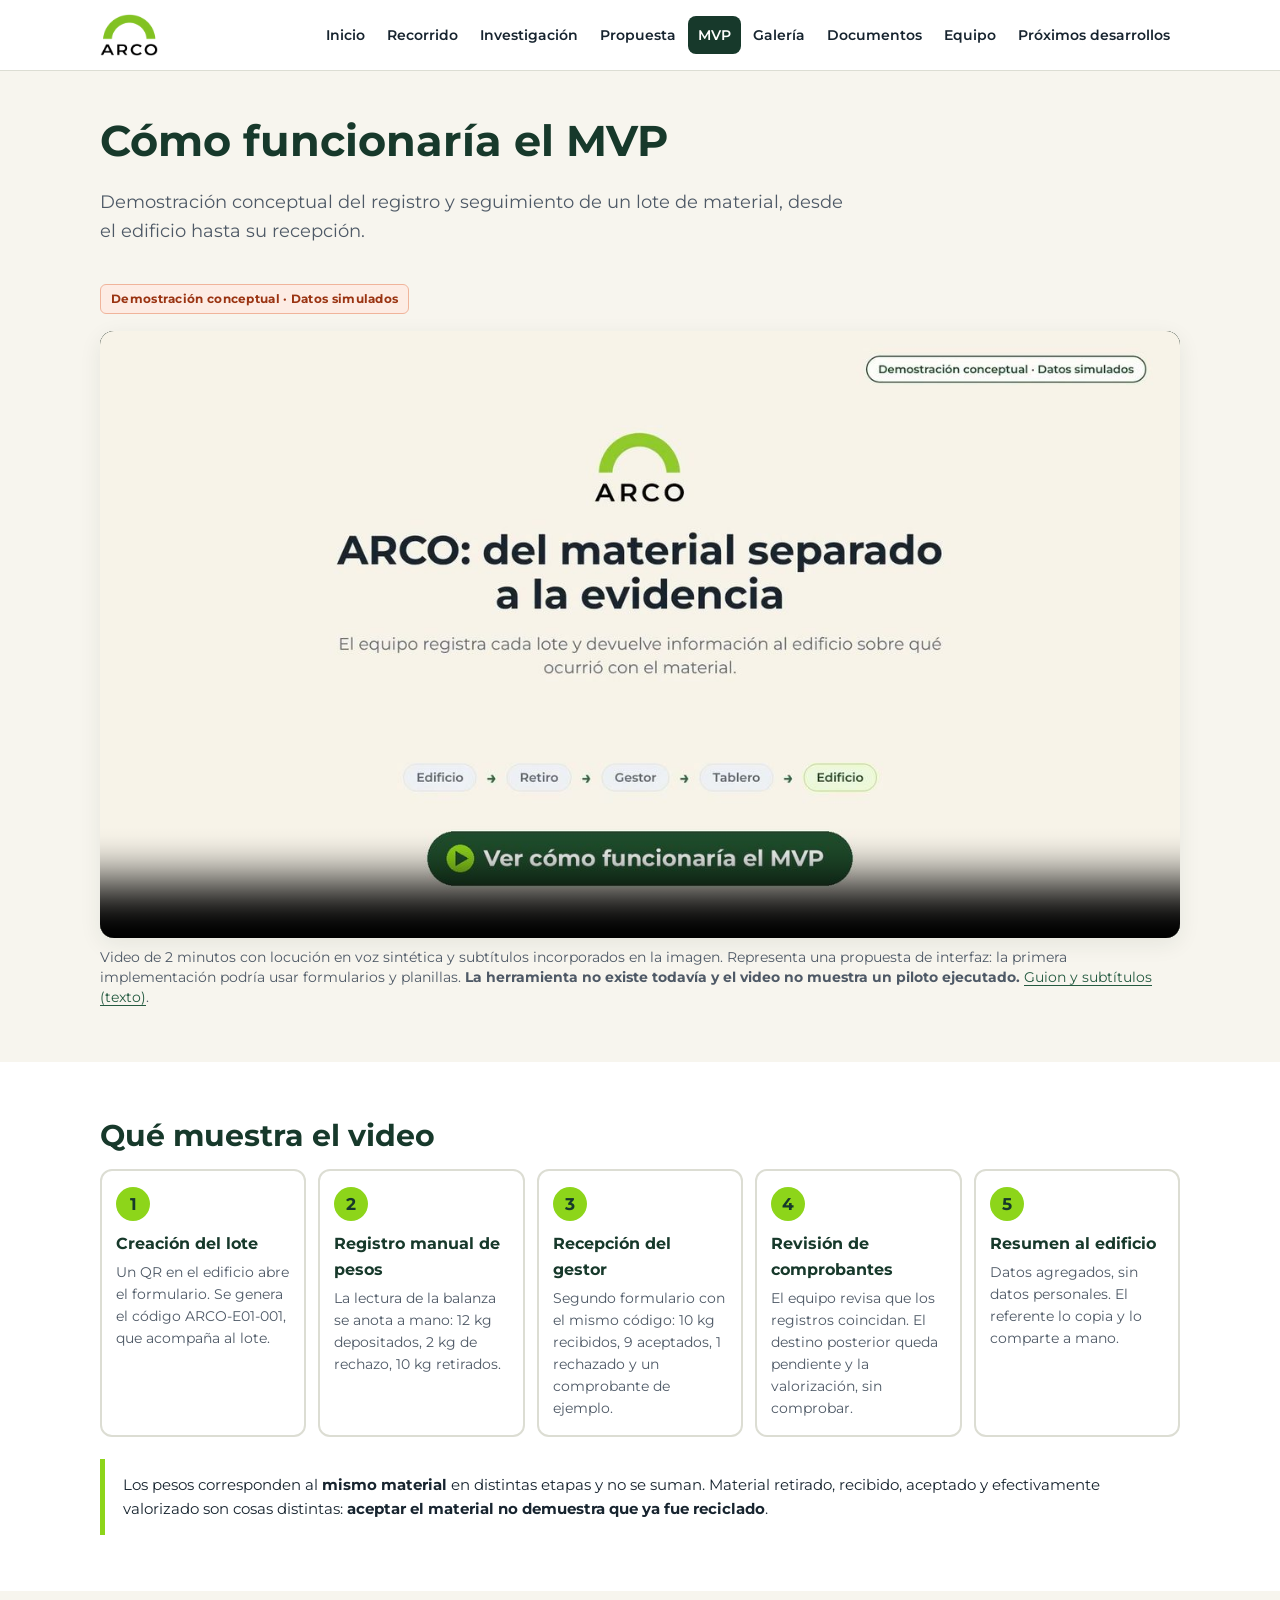
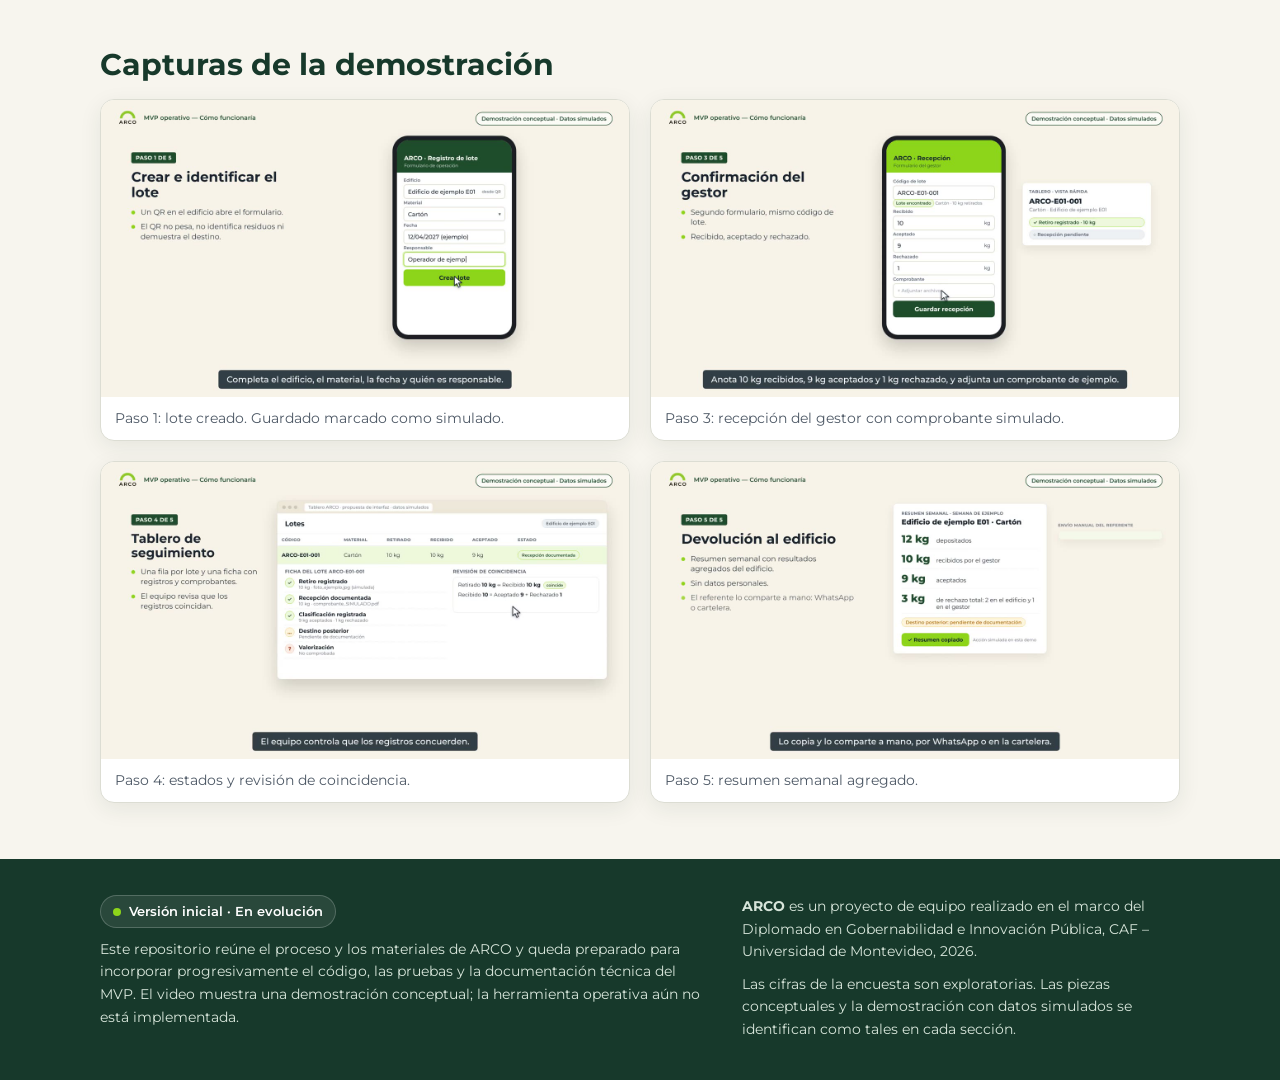
<file: mvp.html>
<!doctype html>
<html lang="es">
<head>
<meta charset="utf-8">
<meta name="viewport" content="width=device-width, initial-scale=1">
<title>Cómo funcionaría el MVP · ARCO</title>
<meta name="description" content="Demostración conceptual con datos simulados del MVP operativo de ARCO.">
<link rel="icon" href="assets/img/favicon.png" type="image/png">
<link rel="preload" href="assets/fonts/montserrat-700.woff2" as="font" type="font/woff2" crossorigin>
<link rel="stylesheet" href="assets/css/estilos.css">
</head>
<body>
<a class="saltar" href="#contenido">Saltar al contenido</a>
<header class="cabecera">
  <div class="contenedor">
    <a class="marca" href="index.html"><img src="assets/img/logo-arco.png" alt="ARCO" width="58" height="42"><span>Acelerador de Reciclaje Colaborativo en Origen</span></a>
    <button class="menu-btn" type="button" aria-expanded="false" aria-controls="menu-principal">Menú</button>
    <nav class="nav" id="menu-principal" aria-label="Secciones del portal"><ul><li><a href="index.html">Inicio</a></li><li><a href="recorrido.html">Recorrido</a></li><li><a href="investigacion.html">Investigación</a></li><li><a href="propuesta.html">Propuesta</a></li><li><a href="mvp.html" aria-current="page">MVP</a></li><li><a href="galeria.html">Galería</a></li><li><a href="documentos.html">Documentos</a></li><li><a href="equipo.html">Equipo</a></li><li><a href="desarrollo.html">Próximos desarrollos</a></li></ul></nav>
  </div>
</header>
<main id="contenido">
<section class="contenedor cabeza-pagina"><h1>Cómo funcionaría el MVP</h1><p class="lead">Demostración conceptual del registro y seguimiento de un lote de material, desde el edificio hasta su recepción.</p></section>
<section class="contenedor" style="padding-bottom:40px">
 <p><span class="etiqueta simulado">Demostración conceptual · Datos simulados</span></p>
 <div class="video-marco" style="margin-top:12px">
  <video controls preload="none" playsinline poster="assets/video/arco-mvp-demo-poster.jpg" aria-describedby="pie-mvp">
   <source src="assets/video/arco-mvp-demo.mp4" type="video/mp4">
   <track kind="subtitles" srclang="es" label="Español" src="assets/video/arco-mvp-demo.vtt">
   Tu navegador no puede reproducir este video. <a href="assets/video/arco-mvp-demo.mp4">Descargar el video (MP4)</a>.
  </video>
 </div>
 <p class="pie" id="pie-mvp">Video de 2 minutos con locución en voz sintética y subtítulos incorporados en la imagen. Representa una propuesta de interfaz: la primera implementación podría usar formularios y planillas. <strong>La herramienta no existe todavía y el video no muestra un piloto ejecutado.</strong> <a href="documentos/2026-11-03_guion-demo-mvp.txt">Guion y subtítulos (texto)</a>.</p>
</section>
<section class="seccion blanca"><div class="contenedor">
 <h2>Qué muestra el video</h2>
 <ol class="circuito">
  <li><b>Creación del lote</b><span>Un QR en el edificio abre el formulario. Se genera el código ARCO-E01-001, que acompaña al lote.</span></li>
  <li><b>Registro manual de pesos</b><span>La lectura de la balanza se anota a mano: 12 kg depositados, 2 kg de rechazo, 10 kg retirados.</span></li>
  <li><b>Recepción del gestor</b><span>Segundo formulario con el mismo código: 10 kg recibidos, 9 aceptados, 1 rechazado y un comprobante de ejemplo.</span></li>
  <li><b>Revisión de comprobantes</b><span>El equipo revisa que los registros coincidan. El destino posterior queda pendiente y la valorización, sin comprobar.</span></li>
  <li><b>Resumen al edificio</b><span>Datos agregados, sin datos personales. El referente lo copia y lo comparte a mano.</span></li>
 </ol>
 <div class="aviso" style="margin-top:22px">Los pesos corresponden al <strong>mismo material</strong> en distintas etapas y no se suman. Material retirado, recibido, aceptado y efectivamente valorizado son cosas distintas: <strong>aceptar el material no demuestra que ya fue reciclado</strong>.</div>
</div></section>
<section class="seccion"><div class="contenedor">
 <h2>Capturas de la demostración</h2>
 <div class="grilla g2"><figure class="tarjeta" style="padding:0;overflow:hidden;margin:0"><img src="assets/img/capturas/demo-mvp-33.jpg" alt="Formulario de registro de lote en un celular, con el código ARCO-E01-001 generado." width="1280" height="720" loading="lazy" decoding="async"><figcaption class="small muted" style="padding:10px 14px">Paso 1: lote creado. Guardado marcado como simulado.</figcaption></figure><figure class="tarjeta" style="padding:0;overflow:hidden;margin:0"><img src="assets/img/capturas/demo-mvp-66.jpg" alt="Formulario de recepción del gestor con 10, 9 y 1 kg." width="1280" height="720" loading="lazy" decoding="async"><figcaption class="small muted" style="padding:10px 14px">Paso 3: recepción del gestor con comprobante simulado.</figcaption></figure><figure class="tarjeta" style="padding:0;overflow:hidden;margin:0"><img src="assets/img/capturas/demo-mvp-82.jpg" alt="Tablero con la ficha del lote, sus estados y la revisión de coincidencia." width="1280" height="720" loading="lazy" decoding="async"><figcaption class="small muted" style="padding:10px 14px">Paso 4: estados y revisión de coincidencia.</figcaption></figure><figure class="tarjeta" style="padding:0;overflow:hidden;margin:0"><img src="assets/img/capturas/demo-mvp-104.jpg" alt="Resumen semanal del edificio con 12, 10, 9 y 3 kg." width="1280" height="720" loading="lazy" decoding="async"><figcaption class="small muted" style="padding:10px 14px">Paso 5: resumen semanal agregado.</figcaption></figure>
 </div>
</div></section>
</main>
<footer class="pie-sitio">
  <div class="contenedor fila">
    <div>
      <p><span class="estado">Versión inicial · En evolución</span></p>
      <p>Este repositorio reúne el proceso y los materiales de ARCO y queda preparado para incorporar progresivamente el código, las pruebas y la documentación técnica del MVP. El video muestra una demostración conceptual; la herramienta operativa aún no está implementada.</p>
    </div>
    <div>
      <p><strong>ARCO</strong> es un proyecto de equipo realizado en el marco del Diplomado en Gobernabilidad e Innovación Pública, CAF – Universidad de Montevideo, 2026.</p>
      <p>Las cifras de la encuesta son exploratorias. Las piezas conceptuales y la demostración con datos simulados se identifican como tales en cada sección.</p>
    </div>
  </div>
</footer>
<script src="assets/js/sitio.js"></script>
</body>
</html>
</file>
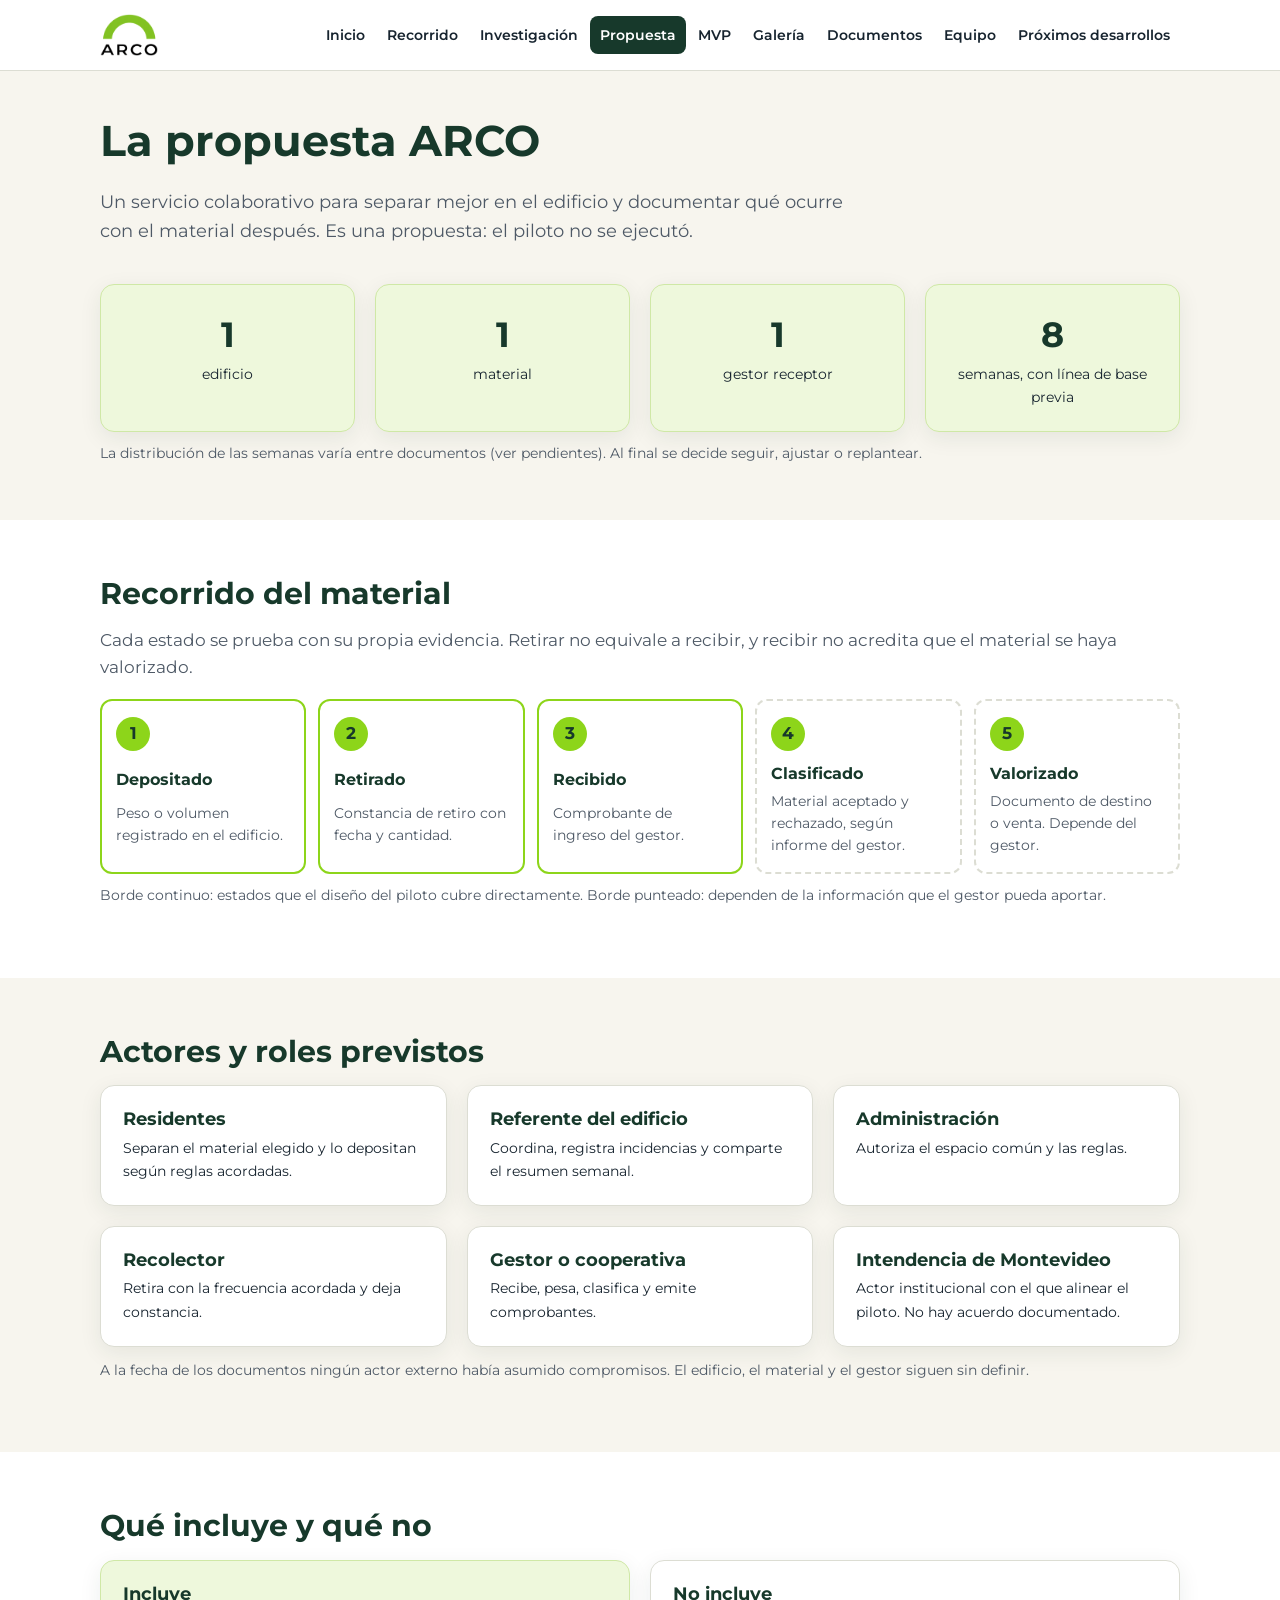
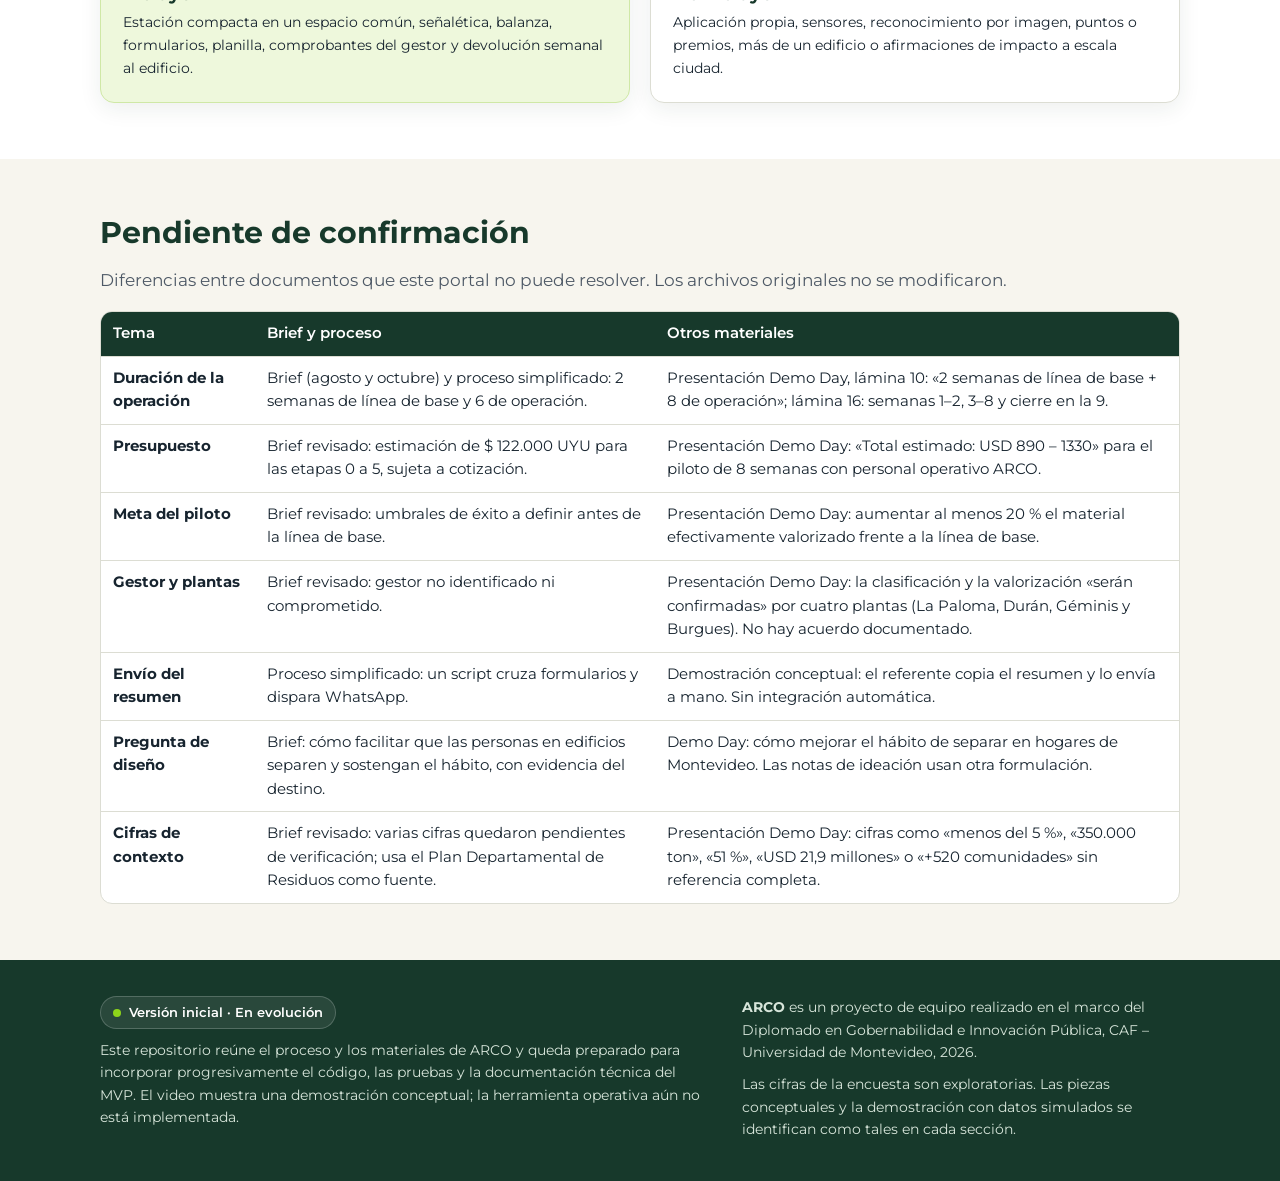
<file: propuesta.html>
<!doctype html>
<html lang="es">
<head>
<meta charset="utf-8">
<meta name="viewport" content="width=device-width, initial-scale=1">
<title>La propuesta ARCO · ARCO</title>
<meta name="description" content="Servicio, actores y recorrido del material en la propuesta ARCO.">
<link rel="icon" href="assets/img/favicon.png" type="image/png">
<link rel="preload" href="assets/fonts/montserrat-700.woff2" as="font" type="font/woff2" crossorigin>
<link rel="stylesheet" href="assets/css/estilos.css">
</head>
<body>
<a class="saltar" href="#contenido">Saltar al contenido</a>
<header class="cabecera">
  <div class="contenedor">
    <a class="marca" href="index.html"><img src="assets/img/logo-arco.png" alt="ARCO" width="58" height="42"><span>Acelerador de Reciclaje Colaborativo en Origen</span></a>
    <button class="menu-btn" type="button" aria-expanded="false" aria-controls="menu-principal">Menú</button>
    <nav class="nav" id="menu-principal" aria-label="Secciones del portal"><ul><li><a href="index.html">Inicio</a></li><li><a href="recorrido.html">Recorrido</a></li><li><a href="investigacion.html">Investigación</a></li><li><a href="propuesta.html" aria-current="page">Propuesta</a></li><li><a href="mvp.html">MVP</a></li><li><a href="galeria.html">Galería</a></li><li><a href="documentos.html">Documentos</a></li><li><a href="equipo.html">Equipo</a></li><li><a href="desarrollo.html">Próximos desarrollos</a></li></ul></nav>
  </div>
</header>
<main id="contenido">
<section class="contenedor cabeza-pagina"><h1>La propuesta ARCO</h1><p class="lead">Un servicio colaborativo para separar mejor en el edificio y documentar qué ocurre con el material después. Es una propuesta: el piloto no se ejecutó.</p></section>
<section class="contenedor" style="padding-bottom:40px">
 <div class="grilla g4">
  <div class="tarjeta lima" style="text-align:center"><div style="font-size:2.2rem;font-weight:700;color:var(--verde)">1</div><p class="small">edificio</p></div>
  <div class="tarjeta lima" style="text-align:center"><div style="font-size:2.2rem;font-weight:700;color:var(--verde)">1</div><p class="small">material</p></div>
  <div class="tarjeta lima" style="text-align:center"><div style="font-size:2.2rem;font-weight:700;color:var(--verde)">1</div><p class="small">gestor receptor</p></div>
  <div class="tarjeta lima" style="text-align:center"><div style="font-size:2.2rem;font-weight:700;color:var(--verde)">8</div><p class="small">semanas, con línea de base previa</p></div>
 </div>
 <p class="small muted" style="margin-top:10px">La distribución de las semanas varía entre documentos (ver pendientes). Al final se decide seguir, ajustar o replantear.</p>
</section>
<section class="seccion blanca"><div class="contenedor">
 <h2>Recorrido del material</h2>
 <p class="muted">Cada estado se prueba con su propia evidencia. Retirar no equivale a recibir, y recibir no acredita que el material se haya valorizado.</p>
 <ol class="circuito" aria-label="Estados del material">
  <li class="doc"><b>Depositado</b><span>Peso o volumen registrado en el edificio.</span></li>
  <li class="doc"><b>Retirado</b><span>Constancia de retiro con fecha y cantidad.</span></li>
  <li class="doc"><b>Recibido</b><span>Comprobante de ingreso del gestor.</span></li>
  <li class="pend"><b>Clasificado</b><span>Material aceptado y rechazado, según informe del gestor.</span></li>
  <li class="pend"><b>Valorizado</b><span>Documento de destino o venta. Depende del gestor.</span></li>
 </ol>
 <p class="small muted" style="margin-top:10px">Borde continuo: estados que el diseño del piloto cubre directamente. Borde punteado: dependen de la información que el gestor pueda aportar.</p>
</div></section>
<section class="seccion"><div class="contenedor">
 <h2>Actores y roles previstos</h2>
 <div class="grilla g3">
  <div class="tarjeta"><h3>Residentes</h3><p class="small">Separan el material elegido y lo depositan según reglas acordadas.</p></div>
  <div class="tarjeta"><h3>Referente del edificio</h3><p class="small">Coordina, registra incidencias y comparte el resumen semanal.</p></div>
  <div class="tarjeta"><h3>Administración</h3><p class="small">Autoriza el espacio común y las reglas.</p></div>
  <div class="tarjeta"><h3>Recolector</h3><p class="small">Retira con la frecuencia acordada y deja constancia.</p></div>
  <div class="tarjeta"><h3>Gestor o cooperativa</h3><p class="small">Recibe, pesa, clasifica y emite comprobantes.</p></div>
  <div class="tarjeta"><h3>Intendencia de Montevideo</h3><p class="small">Actor institucional con el que alinear el piloto. No hay acuerdo documentado.</p></div>
 </div>
 <p class="small muted" style="margin-top:12px">A la fecha de los documentos ningún actor externo había asumido compromisos. El edificio, el material y el gestor siguen sin definir.</p>
</div></section>
<section class="seccion blanca"><div class="contenedor">
 <h2>Qué incluye y qué no</h2>
 <div class="grilla g2">
  <div class="tarjeta lima"><h3>Incluye</h3><p class="small">Estación compacta en un espacio común, señalética, balanza, formularios, planilla, comprobantes del gestor y devolución semanal al edificio.</p></div>
  <div class="tarjeta"><h3>No incluye</h3><p class="small">Aplicación propia, sensores, reconocimiento por imagen, puntos o premios, más de un edificio o afirmaciones de impacto a escala ciudad.</p></div>
 </div>
</div></section>
<section class="seccion"><div class="contenedor">
 <h2>Pendiente de confirmación</h2>
 <p class="muted">Diferencias entre documentos que este portal no puede resolver. Los archivos originales no se modificaron.</p>
 <div class="tabla-wrap"><table class="datos"><thead><tr><th>Tema</th><th>Brief y proceso</th><th>Otros materiales</th></tr></thead><tbody><tr><td><strong>Duración de la operación</strong></td><td>Brief (agosto y octubre) y proceso simplificado: 2 semanas de línea de base y 6 de operación.</td><td>Presentación Demo Day, lámina 10: «2 semanas de línea de base + 8 de operación»; lámina 16: semanas 1–2, 3–8 y cierre en la 9.</td></tr><tr><td><strong>Presupuesto</strong></td><td>Brief revisado: estimación de $ 122.000 UYU para las etapas 0 a 5, sujeta a cotización.</td><td>Presentación Demo Day: «Total estimado: USD 890 – 1330» para el piloto de 8 semanas con personal operativo ARCO.</td></tr><tr><td><strong>Meta del piloto</strong></td><td>Brief revisado: umbrales de éxito a definir antes de la línea de base.</td><td>Presentación Demo Day: aumentar al menos 20 % el material efectivamente valorizado frente a la línea de base.</td></tr><tr><td><strong>Gestor y plantas</strong></td><td>Brief revisado: gestor no identificado ni comprometido.</td><td>Presentación Demo Day: la clasificación y la valorización «serán confirmadas» por cuatro plantas (La Paloma, Durán, Géminis y Burgues). No hay acuerdo documentado.</td></tr><tr><td><strong>Envío del resumen</strong></td><td>Proceso simplificado: un script cruza formularios y dispara WhatsApp.</td><td>Demostración conceptual: el referente copia el resumen y lo envía a mano. Sin integración automática.</td></tr><tr><td><strong>Pregunta de diseño</strong></td><td>Brief: cómo facilitar que las personas en edificios separen y sostengan el hábito, con evidencia del destino.</td><td>Demo Day: cómo mejorar el hábito de separar en hogares de Montevideo. Las notas de ideación usan otra formulación.</td></tr><tr><td><strong>Cifras de contexto</strong></td><td>Brief revisado: varias cifras quedaron pendientes de verificación; usa el Plan Departamental de Residuos como fuente.</td><td>Presentación Demo Day: cifras como «menos del 5 %», «350.000 ton», «51 %», «USD 21,9 millones» o «+520 comunidades» sin referencia completa.</td></tr></tbody></table></div>
</div></section>
</main>
<footer class="pie-sitio">
  <div class="contenedor fila">
    <div>
      <p><span class="estado">Versión inicial · En evolución</span></p>
      <p>Este repositorio reúne el proceso y los materiales de ARCO y queda preparado para incorporar progresivamente el código, las pruebas y la documentación técnica del MVP. El video muestra una demostración conceptual; la herramienta operativa aún no está implementada.</p>
    </div>
    <div>
      <p><strong>ARCO</strong> es un proyecto de equipo realizado en el marco del Diplomado en Gobernabilidad e Innovación Pública, CAF – Universidad de Montevideo, 2026.</p>
      <p>Las cifras de la encuesta son exploratorias. Las piezas conceptuales y la demostración con datos simulados se identifican como tales en cada sección.</p>
    </div>
  </div>
</footer>
<script src="assets/js/sitio.js"></script>
</body>
</html>
</file>
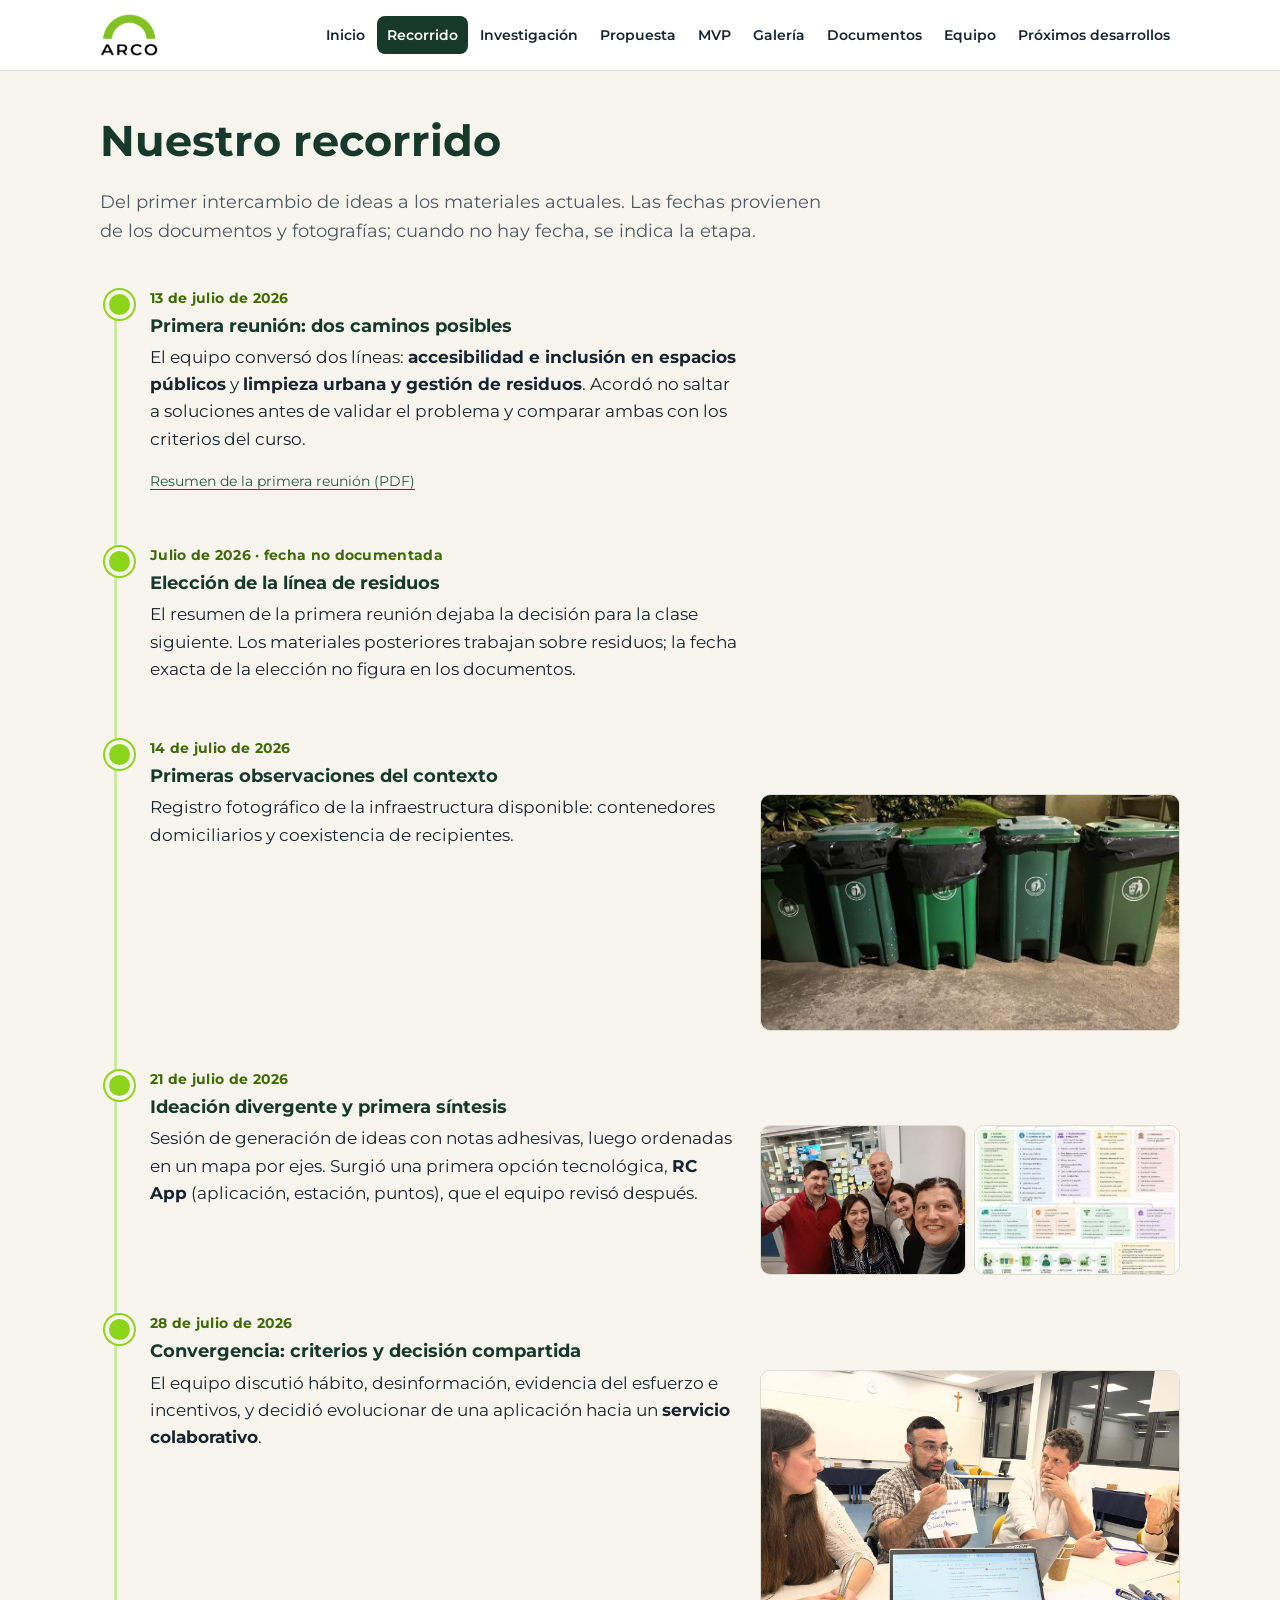
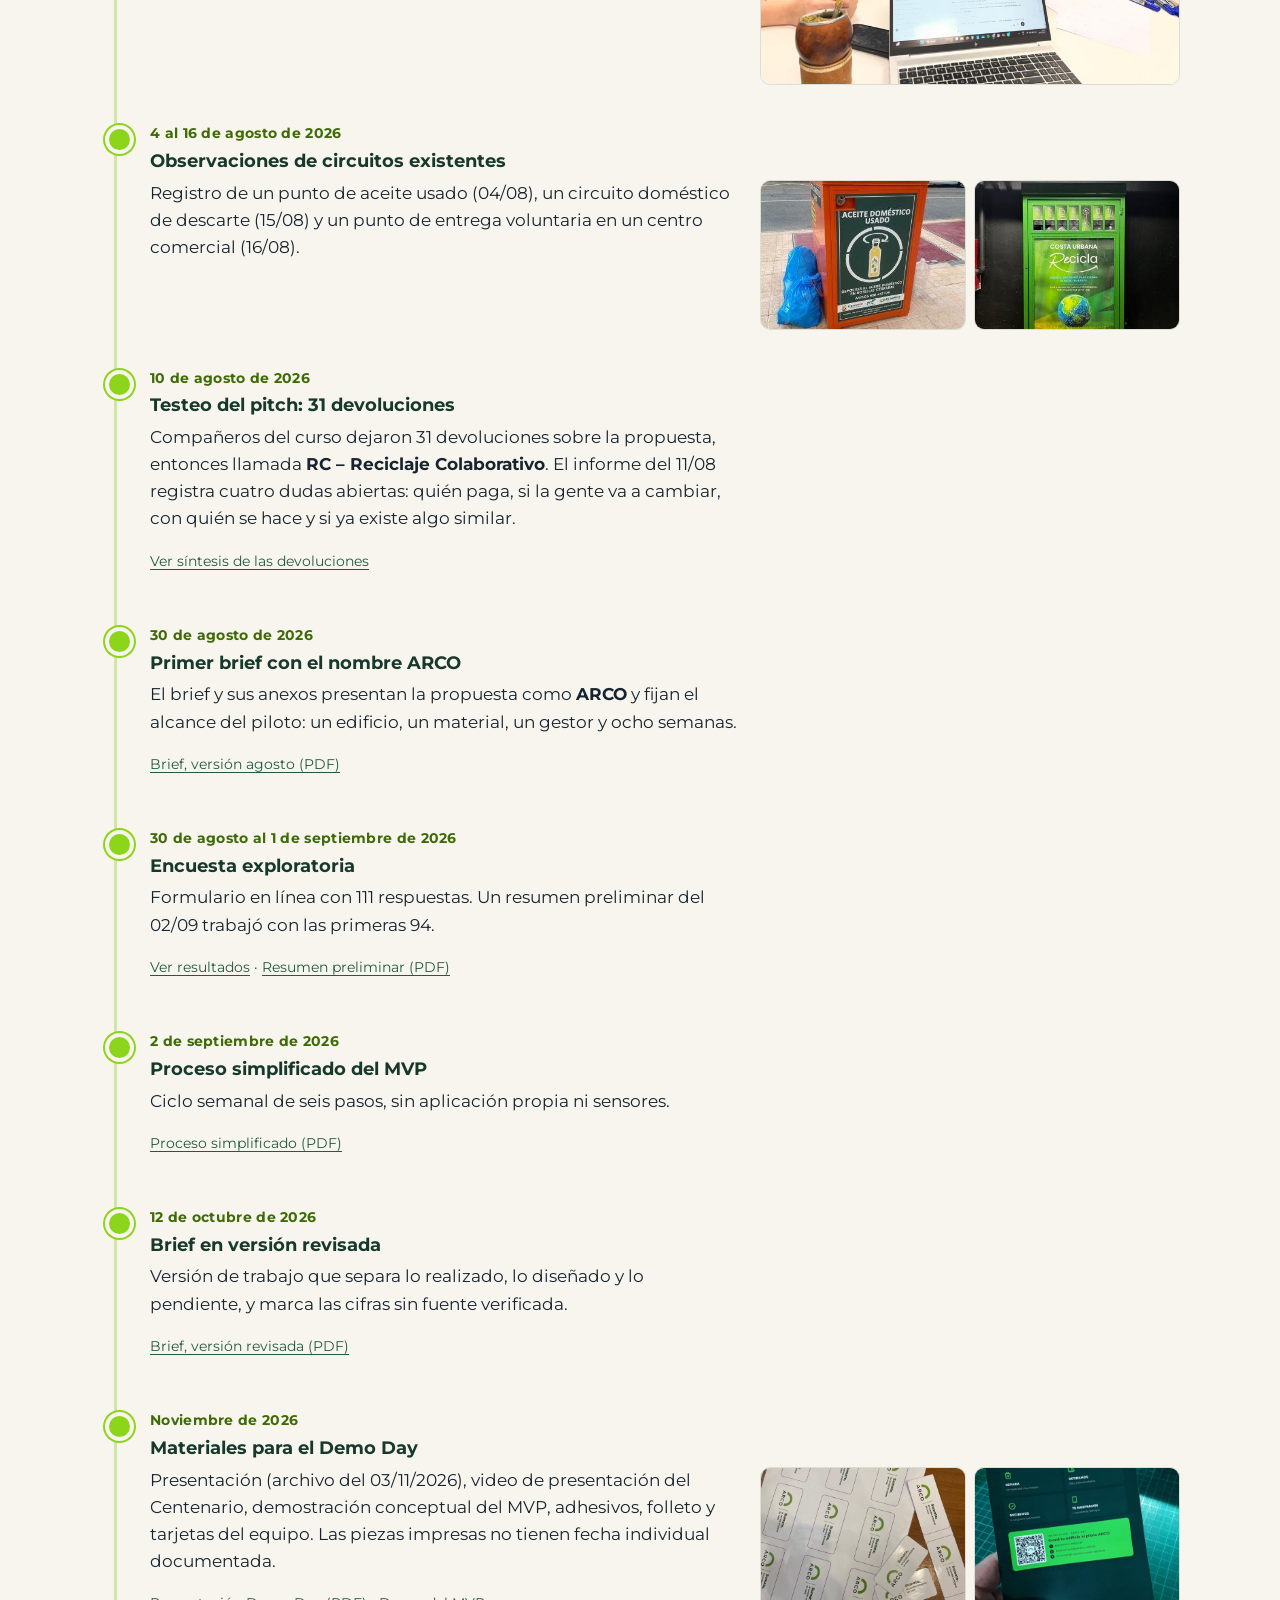
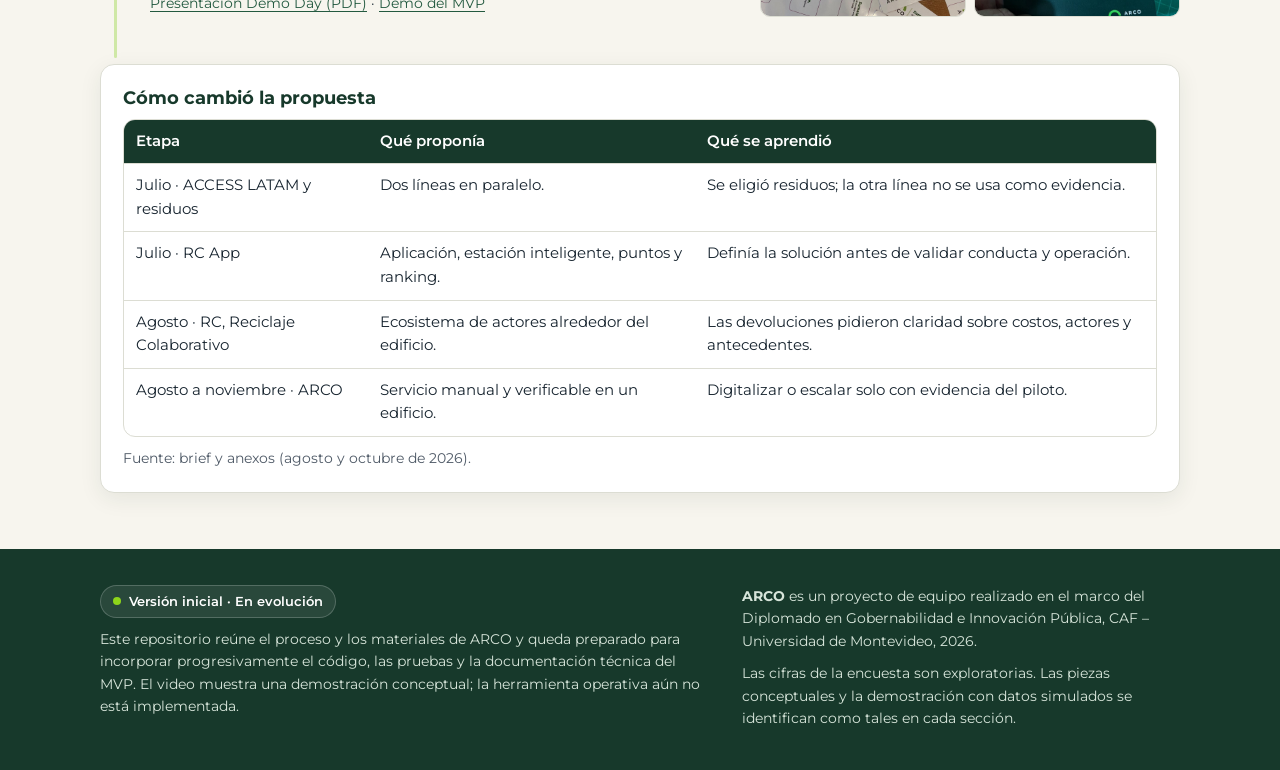
<file: recorrido.html>
<!doctype html>
<html lang="es">
<head>
<meta charset="utf-8">
<meta name="viewport" content="width=device-width, initial-scale=1">
<title>Nuestro recorrido · ARCO</title>
<meta name="description" content="Línea de tiempo del proyecto ARCO.">
<link rel="icon" href="assets/img/favicon.png" type="image/png">
<link rel="preload" href="assets/fonts/montserrat-700.woff2" as="font" type="font/woff2" crossorigin>
<link rel="stylesheet" href="assets/css/estilos.css">
</head>
<body>
<a class="saltar" href="#contenido">Saltar al contenido</a>
<header class="cabecera">
  <div class="contenedor">
    <a class="marca" href="index.html"><img src="assets/img/logo-arco.png" alt="ARCO" width="58" height="42"><span>Acelerador de Reciclaje Colaborativo en Origen</span></a>
    <button class="menu-btn" type="button" aria-expanded="false" aria-controls="menu-principal">Menú</button>
    <nav class="nav" id="menu-principal" aria-label="Secciones del portal"><ul><li><a href="index.html">Inicio</a></li><li><a href="recorrido.html" aria-current="page">Recorrido</a></li><li><a href="investigacion.html">Investigación</a></li><li><a href="propuesta.html">Propuesta</a></li><li><a href="mvp.html">MVP</a></li><li><a href="galeria.html">Galería</a></li><li><a href="documentos.html">Documentos</a></li><li><a href="equipo.html">Equipo</a></li><li><a href="desarrollo.html">Próximos desarrollos</a></li></ul></nav>
  </div>
</header>
<main id="contenido">
<section class="contenedor cabeza-pagina"><h1>Nuestro recorrido</h1><p class="lead">Del primer intercambio de ideas a los materiales actuales. Las fechas provienen de los documentos y fotografías; cuando no hay fecha, se indica la etapa.</p></section><section class="contenedor" style="padding-bottom:56px"><ol class="tiempo"><li class="hito"><span class="fecha">13 de julio de 2026</span><h3>Primera reunión: dos caminos posibles</h3><div class="cuerpo"><div><p>El equipo conversó dos líneas: <strong>accesibilidad e inclusión en espacios públicos</strong> y <strong>limpieza urbana y gestión de residuos</strong>. Acordó no saltar a soluciones antes de validar el problema y comparar ambas con los criterios del curso.</p><p class="small"><a href="documentos/2026-07-13_primera-reunion-resumen.pdf">Resumen de la primera reunión (PDF)</a></p></div></div></li><li class="hito"><span class="fecha">Julio de 2026 · fecha no documentada</span><h3>Elección de la línea de residuos</h3><div class="cuerpo"><div><p>El resumen de la primera reunión dejaba la decisión para la clase siguiente. Los materiales posteriores trabajan sobre residuos; la fecha exacta de la elección no figura en los documentos.</p></div></div></li><li class="hito"><span class="fecha">14 de julio de 2026</span><h3>Primeras observaciones del contexto</h3><div class="cuerpo"><div><p>Registro fotográfico de la infraestructura disponible: contenedores domiciliarios y coexistencia de recipientes.</p></div><div class="fotos una"><img src="assets/img/proceso/2026-07-14_contenedores.jpg" alt="Contenedores domiciliarios verdes alineados en una vereda." width="906" height="509" loading="lazy" decoding="async"></div></div></li><li class="hito"><span class="fecha">21 de julio de 2026</span><h3>Ideación divergente y primera síntesis</h3><div class="cuerpo"><div><p>Sesión de generación de ideas con notas adhesivas, luego ordenadas en un mapa por ejes. Surgió una primera opción tecnológica, <strong>RC App</strong> (aplicación, estación, puntos), que el equipo revisó después.</p></div><div class="fotos"><img src="assets/img/proceso/2026-07-21_equipo-ideacion.jpg" alt="Integrantes del equipo frente al tablero de ideas." width="679" height="509" loading="lazy" decoding="async"><img src="assets/img/proceso/2026-07-21_mapa-de-ideas.jpg" alt="Mapa de ideas sistematizado por ejes." width="479" height="509" loading="lazy" decoding="async"></div></div></li><li class="hito"><span class="fecha">28 de julio de 2026</span><h3>Convergencia: criterios y decisión compartida</h3><div class="cuerpo"><div><p>El equipo discutió hábito, desinformación, evidencia del esfuerzo e incentivos, y decidió evolucionar de una aplicación hacia un <strong>servicio colaborativo</strong>.</p></div><div class="fotos una"><img src="assets/img/proceso/2026-07-28_sesion-convergencia.jpg" alt="Sesión de trabajo: un integrante muestra una hoja con criterios mientras otros escuchan." width="1400" height="1050" loading="lazy" decoding="async"></div></div></li><li class="hito"><span class="fecha">4 al 16 de agosto de 2026</span><h3>Observaciones de circuitos existentes</h3><div class="cuerpo"><div><p>Registro de un punto de aceite usado (04/08), un circuito doméstico de descarte (15/08) y un punto de entrega voluntaria en un centro comercial (16/08).</p></div><div class="fotos"><img src="assets/img/proceso/2026-08-04_aceite-usado.jpg" alt="Recipiente naranja para aceite doméstico usado." width="337" height="449" loading="lazy" decoding="async"><img src="assets/img/proceso/2026-08-16_costa-urbana-recicla.jpg" alt="Punto de reciclaje verde en un espacio interior." width="337" height="449" loading="lazy" decoding="async"></div></div></li><li class="hito"><span class="fecha">10 de agosto de 2026</span><h3>Testeo del pitch: 31 devoluciones</h3><div class="cuerpo"><div><p>Compañeros del curso dejaron 31 devoluciones sobre la propuesta, entonces llamada <strong>RC – Reciclaje Colaborativo</strong>. El informe del 11/08 registra cuatro dudas abiertas: quién paga, si la gente va a cambiar, con quién se hace y si ya existe algo similar.</p><p class="small"><a href="investigacion.html#devoluciones">Ver síntesis de las devoluciones</a></p></div></div></li><li class="hito"><span class="fecha">30 de agosto de 2026</span><h3>Primer brief con el nombre ARCO</h3><div class="cuerpo"><div><p>El brief y sus anexos presentan la propuesta como <strong>ARCO</strong> y fijan el alcance del piloto: un edificio, un material, un gestor y ocho semanas.</p><p class="small"><a href="documentos/2026-08-30_brief-arco-version-agosto.pdf">Brief, versión agosto (PDF)</a></p></div></div></li><li class="hito"><span class="fecha">30 de agosto al 1 de septiembre de 2026</span><h3>Encuesta exploratoria</h3><div class="cuerpo"><div><p>Formulario en línea con 111 respuestas. Un resumen preliminar del 02/09 trabajó con las primeras 94.</p><p class="small"><a href="investigacion.html#encuesta">Ver resultados</a> · <a href="documentos/2026-09-02_resumen-encuesta-preliminar.pdf">Resumen preliminar (PDF)</a></p></div></div></li><li class="hito"><span class="fecha">2 de septiembre de 2026</span><h3>Proceso simplificado del MVP</h3><div class="cuerpo"><div><p>Ciclo semanal de seis pasos, sin aplicación propia ni sensores.</p><p class="small"><a href="documentos/2026-09-02_proceso-simplificado-mvp.pdf">Proceso simplificado (PDF)</a></p></div></div></li><li class="hito"><span class="fecha">12 de octubre de 2026</span><h3>Brief en versión revisada</h3><div class="cuerpo"><div><p>Versión de trabajo que separa lo realizado, lo diseñado y lo pendiente, y marca las cifras sin fuente verificada.</p><p class="small"><a href="documentos/2026-10-12_brief-arco-version-revisada.pdf">Brief, versión revisada (PDF)</a></p></div></div></li><li class="hito"><span class="fecha">Noviembre de 2026</span><h3>Materiales para el Demo Day</h3><div class="cuerpo"><div><p>Presentación (archivo del 03/11/2026), video de presentación del Centenario, demostración conceptual del MVP, adhesivos, folleto y tarjetas del equipo. Las piezas impresas no tienen fecha individual documentada.</p><p class="small"><a href="documentos/2026-11-03_presentacion-demo-day.pdf">Presentación Demo Day (PDF)</a> · <a href="mvp.html">Demo del MVP</a></p></div><div class="fotos"><img src="assets/img/piezas/adhesivos-sumate.jpg" alt="Plancha de adhesivos ARCO con el texto «Sumate, el cambio empieza en casa»." width="1200" height="1600" loading="lazy" decoding="async"><img src="assets/img/piezas/folleto-demo-day.jpg" alt="Folleto oscuro con cuatro pasos y un código QR." width="1080" height="1920" loading="lazy" decoding="async"></div></div></li></ol><div class="tarjeta"><h3>Cómo cambió la propuesta</h3><div class="tabla-wrap" style="margin-top:10px"><table class="datos"><thead><tr><th>Etapa</th><th>Qué proponía</th><th>Qué se aprendió</th></tr></thead><tbody><tr><td>Julio · ACCESS LATAM y residuos</td><td>Dos líneas en paralelo.</td><td>Se eligió residuos; la otra línea no se usa como evidencia.</td></tr><tr><td>Julio · RC App</td><td>Aplicación, estación inteligente, puntos y ranking.</td><td>Definía la solución antes de validar conducta y operación.</td></tr><tr><td>Agosto · RC, Reciclaje Colaborativo</td><td>Ecosistema de actores alrededor del edificio.</td><td>Las devoluciones pidieron claridad sobre costos, actores y antecedentes.</td></tr><tr><td>Agosto a noviembre · ARCO</td><td>Servicio manual y verificable en un edificio.</td><td>Digitalizar o escalar solo con evidencia del piloto.</td></tr></tbody></table></div><p class="small muted" style="margin-top:10px">Fuente: brief y anexos (agosto y octubre de 2026).</p></div></section>
</main>
<footer class="pie-sitio">
  <div class="contenedor fila">
    <div>
      <p><span class="estado">Versión inicial · En evolución</span></p>
      <p>Este repositorio reúne el proceso y los materiales de ARCO y queda preparado para incorporar progresivamente el código, las pruebas y la documentación técnica del MVP. El video muestra una demostración conceptual; la herramienta operativa aún no está implementada.</p>
    </div>
    <div>
      <p><strong>ARCO</strong> es un proyecto de equipo realizado en el marco del Diplomado en Gobernabilidad e Innovación Pública, CAF – Universidad de Montevideo, 2026.</p>
      <p>Las cifras de la encuesta son exploratorias. Las piezas conceptuales y la demostración con datos simulados se identifican como tales en cada sección.</p>
    </div>
  </div>
</footer>
<script src="assets/js/sitio.js"></script>
</body>
</html>
</file>
<file: assets/css/estilos.css>
/* ARCO · portal documental — estilos */
@font-face{font-family:"Montserrat";font-weight:400;font-style:normal;font-display:swap;src:url("../fonts/montserrat-400.woff2") format("woff2")}
@font-face{font-family:"Montserrat";font-weight:600;font-style:normal;font-display:swap;src:url("../fonts/montserrat-600.woff2") format("woff2")}
@font-face{font-family:"Montserrat";font-weight:700;font-style:normal;font-display:swap;src:url("../fonts/montserrat-700.woff2") format("woff2")}

:root{
  --verde:#17392B;      /* verde oscuro ARCO */
  --verde-2:#245A40;
  --lima:#8DD51A;       /* verde lima ARCO */
  --lima-txt:#3F6B07;   /* lima oscurecido para texto sobre claro */
  --lima-suave:#EEF8DC;
  --crema:#F7F5EE;
  --blanco:#FFFFFF;
  --tinta:#17242F;
  --gris:#4E5966;
  --linea:#DCDDD3;
  --ambar-bg:#FFF4DC; --ambar:#8A5A00;
  --rojo-bg:#FDECE4; --rojo:#9A3412;
  --radio:14px;
  --sombra:0 6px 22px rgba(23,57,43,.08);
  --ancho:1120px;
}
*{box-sizing:border-box}
html{scroll-behavior:smooth}
body{margin:0;font-family:"Montserrat",Arial,Helvetica,sans-serif;color:var(--tinta);background:var(--crema);line-height:1.6;font-size:17px}
img,video{max-width:100%;height:auto;display:block}
a{color:var(--verde-2);text-underline-offset:3px}
a:hover{color:var(--verde)}
:focus-visible{outline:3px solid var(--lima);outline-offset:3px;border-radius:6px}
.saltar{position:absolute;left:-9999px;top:0;background:var(--verde);color:#fff;padding:10px 16px;z-index:100;border-radius:0 0 8px 0}
.saltar:focus{left:0}
.contenedor{max-width:var(--ancho);margin:0 auto;padding:0 20px}
h1,h2,h3{line-height:1.2;color:var(--verde);margin:0 0 .5em}
h1{font-size:clamp(1.9rem,3.6vw,2.7rem);font-weight:700}
h2{font-size:clamp(1.45rem,2.6vw,1.9rem);font-weight:700}
h3{font-size:1.15rem;font-weight:700}
p{margin:0 0 1em}
.lead{font-size:1.12rem;color:var(--gris);max-width:62ch}
.muted{color:var(--gris)}
.small{font-size:.9rem}

/* encabezado */
.cabecera{background:var(--blanco);border-bottom:1px solid var(--linea);position:sticky;top:0;z-index:50}
.cabecera .contenedor{display:flex;align-items:center;justify-content:space-between;gap:16px;min-height:70px}
.marca{display:flex;align-items:center;gap:12px;text-decoration:none;color:var(--verde)}
.marca img{height:42px;width:auto}
.marca span{font-size:.78rem;font-weight:600;color:var(--gris);line-height:1.25;max-width:160px}
@media (max-width:1420px){.marca span{display:none}}
.nav ul{list-style:none;margin:0;padding:0;display:flex;flex-wrap:wrap;gap:2px}
.nav a{display:block;padding:8px 10px;border-radius:8px;text-decoration:none;color:var(--tinta);font-weight:600;font-size:.88rem}
.nav a:hover{background:var(--lima-suave)}
.nav a[aria-current="page"]{background:var(--verde);color:#fff}
.menu-btn{display:none;background:var(--verde);color:#fff;border:0;border-radius:10px;padding:10px 14px;font:600 .95rem "Montserrat",Arial,sans-serif;cursor:pointer}
@media (max-width:980px){
  .menu-btn{display:inline-flex;align-items:center;gap:8px}
  .nav{position:absolute;left:0;right:0;top:100%;background:#fff;border-bottom:1px solid var(--linea);display:none}
  .nav.abierto{display:block}
  .nav ul{flex-direction:column;padding:10px 20px 16px}
  .nav a{padding:12px 10px;font-size:1rem}
}

/* estado */
.estado{display:inline-flex;align-items:center;gap:8px;font-size:.82rem;font-weight:600;color:var(--verde);background:var(--lima-suave);border:1px solid #CFE8A6;border-radius:999px;padding:5px 12px}
.estado::before{content:"";width:8px;height:8px;border-radius:50%;background:var(--lima)}

/* secciones */
main{display:block}
.seccion{padding:56px 0}
.seccion.blanca{background:var(--blanco)}
.seccion.oscura{background:var(--verde);color:#E8F0EA}
.seccion.oscura h2,.seccion.oscura h3{color:#fff}
.cabeza-pagina{padding-top:44px;padding-bottom:20px}
.cabeza-pagina .lead{margin-top:6px}

/* portada */
.hero{display:grid;grid-template-columns:1fr 1.1fr;gap:40px;align-items:center;padding-top:44px;padding-bottom:56px}
.hero .logo-grande{width:180px;margin-bottom:18px}
@media (max-width:900px){.hero{grid-template-columns:1fr;gap:26px}.hero .logo-grande{width:140px}}
.botones{display:flex;flex-wrap:wrap;gap:12px;margin-top:22px}
.btn{display:inline-flex;align-items:center;gap:10px;padding:13px 20px;border-radius:12px;font-weight:700;text-decoration:none;font-size:.98rem;border:2px solid var(--verde)}
.btn.primario{background:var(--verde);color:#fff}
.btn.primario:hover{background:var(--verde-2);color:#fff}
.btn.secundario{background:#fff;color:var(--verde)}
.btn.secundario:hover{background:var(--lima-suave)}
.btn.lima{background:var(--lima);border-color:var(--lima);color:var(--verde)}

/* video */
.video-marco{background:#0f2219;border-radius:var(--radio);overflow:hidden;box-shadow:var(--sombra)}
.video-marco video{width:100%;aspect-ratio:16/9;background:#0f2219}
.pie{font-size:.86rem;color:var(--gris);margin-top:10px;line-height:1.45}
.etiqueta{display:inline-block;font-size:.78rem;font-weight:700;letter-spacing:.3px;padding:4px 10px;border-radius:6px}
.etiqueta.concepto{background:var(--ambar-bg);color:var(--ambar);border:1px solid #EBCB85}
.etiqueta.simulado{background:var(--rojo-bg);color:var(--rojo);border:1px solid #F0B49B}
.etiqueta.real{background:var(--lima-suave);color:var(--lima-txt);border:1px solid #CFE8A6}
.etiqueta.pendiente{background:#EEF1F4;color:var(--gris);border:1px solid #D5DBE1}

/* tarjetas y grillas */
.grilla{display:grid;gap:20px}
.g2{grid-template-columns:repeat(2,1fr)}
.g3{grid-template-columns:repeat(3,1fr)}
.g4{grid-template-columns:repeat(4,1fr)}
@media (max-width:900px){.g3,.g4{grid-template-columns:repeat(2,1fr)}}
@media (max-width:620px){.g2,.g3,.g4{grid-template-columns:1fr}}
.tarjeta{background:var(--blanco);border:1px solid var(--linea);border-radius:var(--radio);padding:22px;box-shadow:var(--sombra)}
.tarjeta h3{margin-bottom:.35em}
.tarjeta p:last-child{margin-bottom:0}
.tarjeta.lima{background:var(--lima-suave);border-color:#CFE8A6}
.tarjeta .kicker{font-size:.76rem;font-weight:700;letter-spacing:.6px;text-transform:uppercase;color:var(--lima-txt);margin-bottom:6px;display:block}
.acceso{display:flex;flex-direction:column;justify-content:space-between;text-decoration:none;color:var(--tinta)}
.acceso:hover{border-color:var(--lima)}
.acceso .ir{font-weight:700;color:var(--verde-2);margin-top:12px}

/* aviso */
.aviso{border-left:5px solid var(--lima);background:var(--blanco);padding:14px 18px;border-radius:0 10px 10px 0;font-size:.95rem;color:var(--tinta)}
.aviso.discreto{background:transparent;border-left-color:var(--linea);color:var(--gris);font-size:.88rem;padding:8px 14px}

/* línea de tiempo */
.tiempo{list-style:none;margin:0;padding:0;position:relative}
.tiempo::before{content:"";position:absolute;left:14px;top:6px;bottom:6px;width:3px;background:#CFE8A6;border-radius:3px}
.hito{position:relative;padding:0 0 34px 50px}
.hito::before{content:"";position:absolute;left:5px;top:6px;width:21px;height:21px;border-radius:50%;background:var(--lima);border:4px solid var(--crema);box-shadow:0 0 0 2px var(--lima)}
.hito .fecha{font-weight:700;color:var(--lima-txt);font-size:.9rem;letter-spacing:.3px}
.hito h3{margin:.2em 0 .4em}
.hito .cuerpo{display:grid;grid-template-columns:1.4fr 1fr;gap:22px;align-items:start}
@media (max-width:760px){.hito .cuerpo{grid-template-columns:1fr}}
.hito .fotos{display:grid;grid-template-columns:repeat(2,1fr);gap:8px}
.hito .fotos img{border-radius:10px;width:100%;height:150px;object-fit:cover;border:1px solid var(--linea)}
.hito .fotos.una{grid-template-columns:1fr}
.hito .fotos.una img{height:auto;object-fit:contain;background:#fff}

/* galería */
.galeria{columns:3 300px;column-gap:20px}
.galeria figure{break-inside:avoid;margin:0 0 20px;background:#fff;border:1px solid var(--linea);border-radius:var(--radio);overflow:hidden}
.galeria figure a{display:block}
.galeria img{width:100%;height:auto}
.galeria figcaption{padding:12px 14px 14px;font-size:.88rem;color:var(--gris);line-height:1.45}
.galeria figcaption b{color:var(--tinta);display:block;margin:6px 0 2px;font-size:.95rem}

/* gráficos de barras (tablas) */
.barras{width:100%;border-collapse:collapse;font-size:.92rem}
.barras caption{text-align:left;font-weight:700;color:var(--verde);padding-bottom:4px;font-size:1rem}
.barras th{font-weight:500;text-align:left;padding:6px 10px 6px 0;width:46%;vertical-align:middle}
.barras td{padding:6px 0;vertical-align:middle}
.barra{display:flex;align-items:center;gap:8px}
.barra span.b{display:block;height:14px;border-radius:7px;background:var(--lima);min-width:3px}
.barra span.n{white-space:nowrap;font-variant-numeric:tabular-nums;color:var(--gris);font-size:.86rem}
.n-valido{font-size:.82rem;color:var(--gris);margin:4px 0 0}

/* circuito */
.circuito{list-style:none;padding:0;margin:0;display:grid;grid-template-columns:repeat(5,1fr);gap:12px;counter-reset:paso}
.circuito li{background:#fff;border:2px solid var(--linea);border-radius:12px;padding:16px 14px;position:relative;counter-increment:paso}
.circuito li::before{content:counter(paso);display:flex;align-items:center;justify-content:center;width:34px;height:34px;border-radius:50%;background:var(--lima);color:var(--verde);font-weight:700;margin-bottom:10px}
.circuito li b{display:block;color:var(--verde);font-size:1rem}
.circuito li span{font-size:.86rem;color:var(--gris);display:block;margin-top:4px}
.circuito li.doc{border-color:var(--lima)}
.circuito li.pend{border-style:dashed}
@media (max-width:900px){.circuito{grid-template-columns:1fr 1fr}}
@media (max-width:520px){.circuito{grid-template-columns:1fr}}

/* tablas */
.tabla-wrap{overflow-x:auto;border-radius:12px;border:1px solid var(--linea);background:#fff}
table.datos{border-collapse:collapse;width:100%;font-size:.92rem;min-width:560px}
table.datos th{background:var(--verde);color:#fff;text-align:left;padding:10px 12px;font-weight:600}
table.datos td{border-top:1px solid var(--linea);padding:10px 12px;vertical-align:top}

/* equipo */
.equipo{display:grid;grid-template-columns:repeat(auto-fill,minmax(220px,1fr));gap:22px}
.persona{background:#fff;border:1px solid var(--linea);border-radius:var(--radio);padding:22px 18px;text-align:center;box-shadow:var(--sombra)}
.persona img{width:128px;height:128px;border-radius:50%;object-fit:cover;margin:0 auto 14px;border:4px solid var(--lima)}
.persona h3{font-size:1.05rem;margin-bottom:.3em}
.persona p{font-size:.86rem;color:var(--gris);margin:0}

/* documentos */
.doc{display:flex;flex-direction:column;gap:6px}
.doc .meta{display:flex;flex-wrap:wrap;gap:6px;margin:4px 0 6px}
.doc .acciones{display:flex;flex-wrap:wrap;gap:10px;margin-top:auto;padding-top:10px}
.doc .acciones a{font-weight:700;font-size:.9rem;padding:8px 12px;border-radius:9px;border:2px solid var(--verde);text-decoration:none;color:var(--verde)}
.doc .acciones a.prim{background:var(--verde);color:#fff}
.doc .nota{font-size:.84rem;color:var(--gris);background:var(--crema);border-radius:8px;padding:8px 10px}

/* pie */
.pie-sitio{background:var(--verde);color:#D7E5DA;padding:36px 0 30px;font-size:.88rem}
.pie-sitio a{color:#fff}
.pie-sitio .fila{display:grid;grid-template-columns:1.4fr 1fr;gap:28px}
@media (max-width:760px){.pie-sitio .fila{grid-template-columns:1fr}}
.pie-sitio p{margin:0 0 .7em}
.pie-sitio .estado{background:rgba(255,255,255,.08);border-color:rgba(255,255,255,.2);color:#fff}

@media (prefers-reduced-motion:reduce){html{scroll-behavior:auto}*{transition:none!important;animation:none!important}}
</file>
